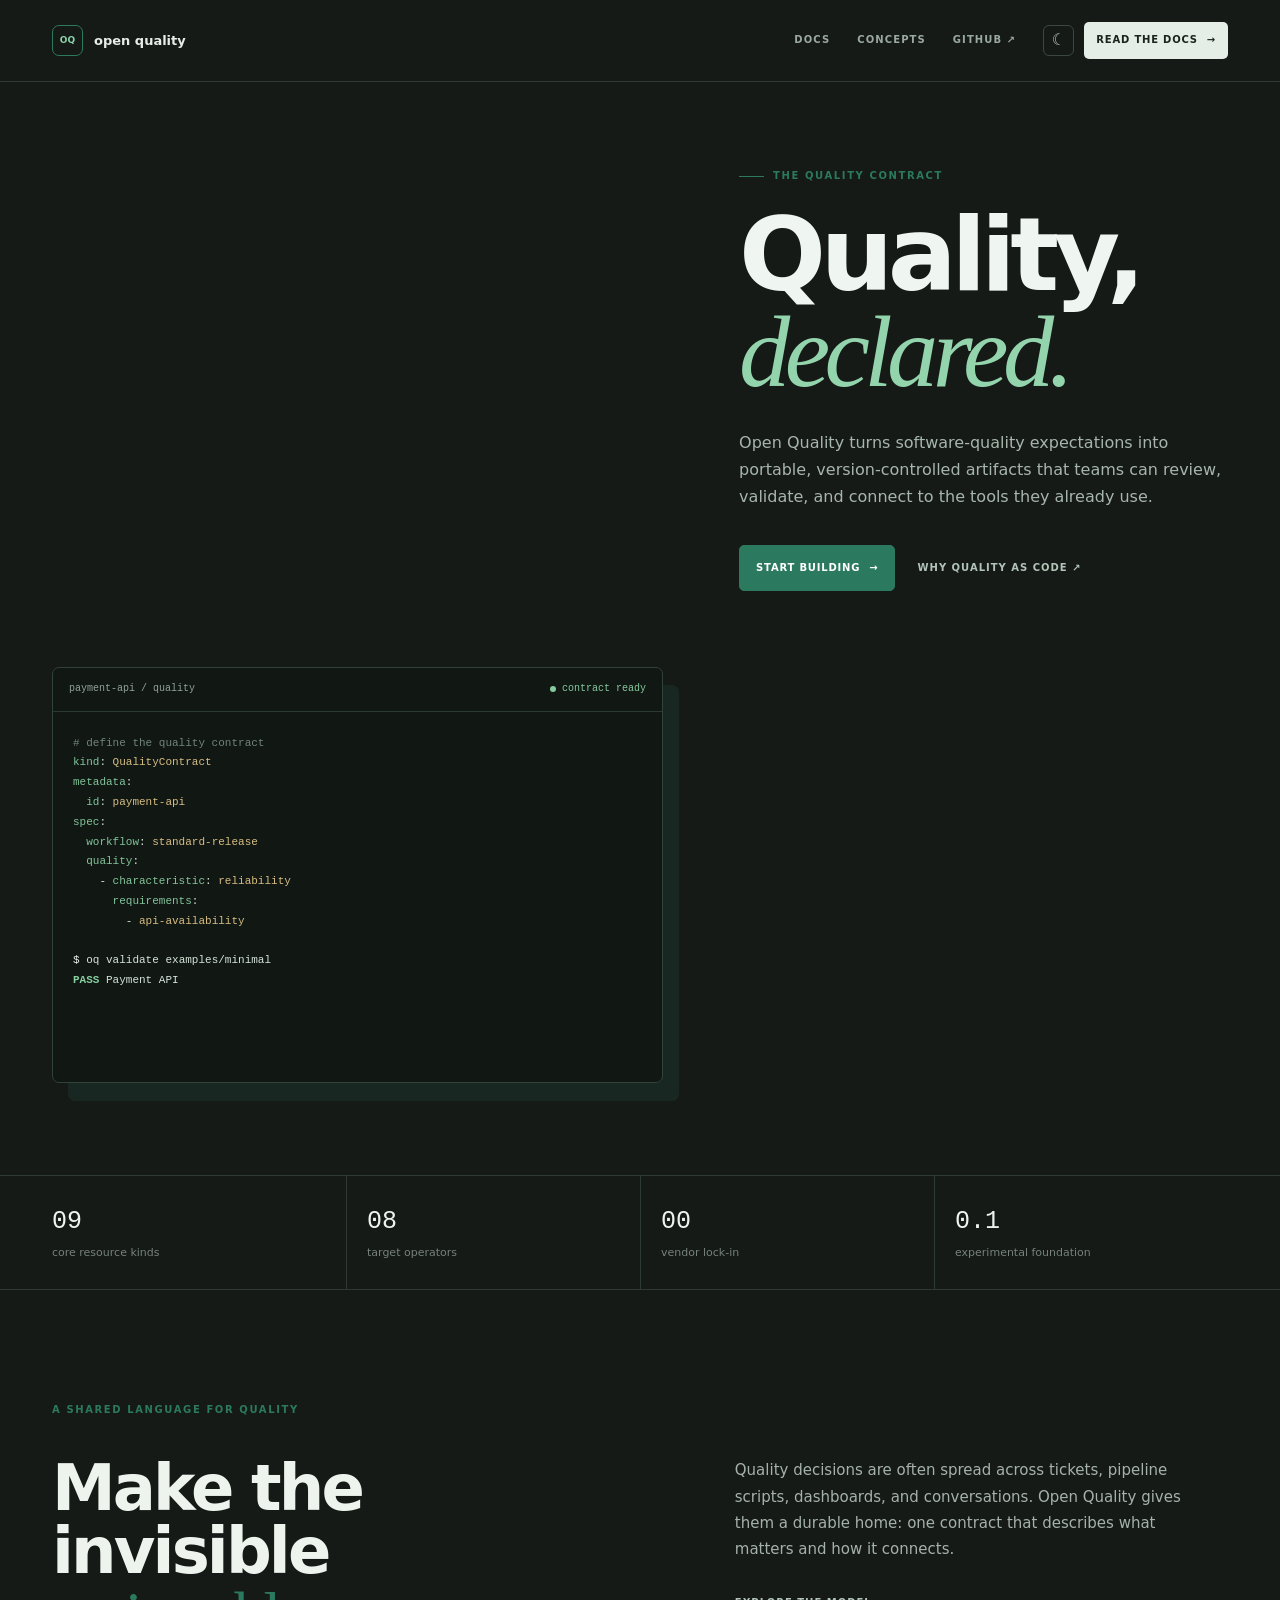
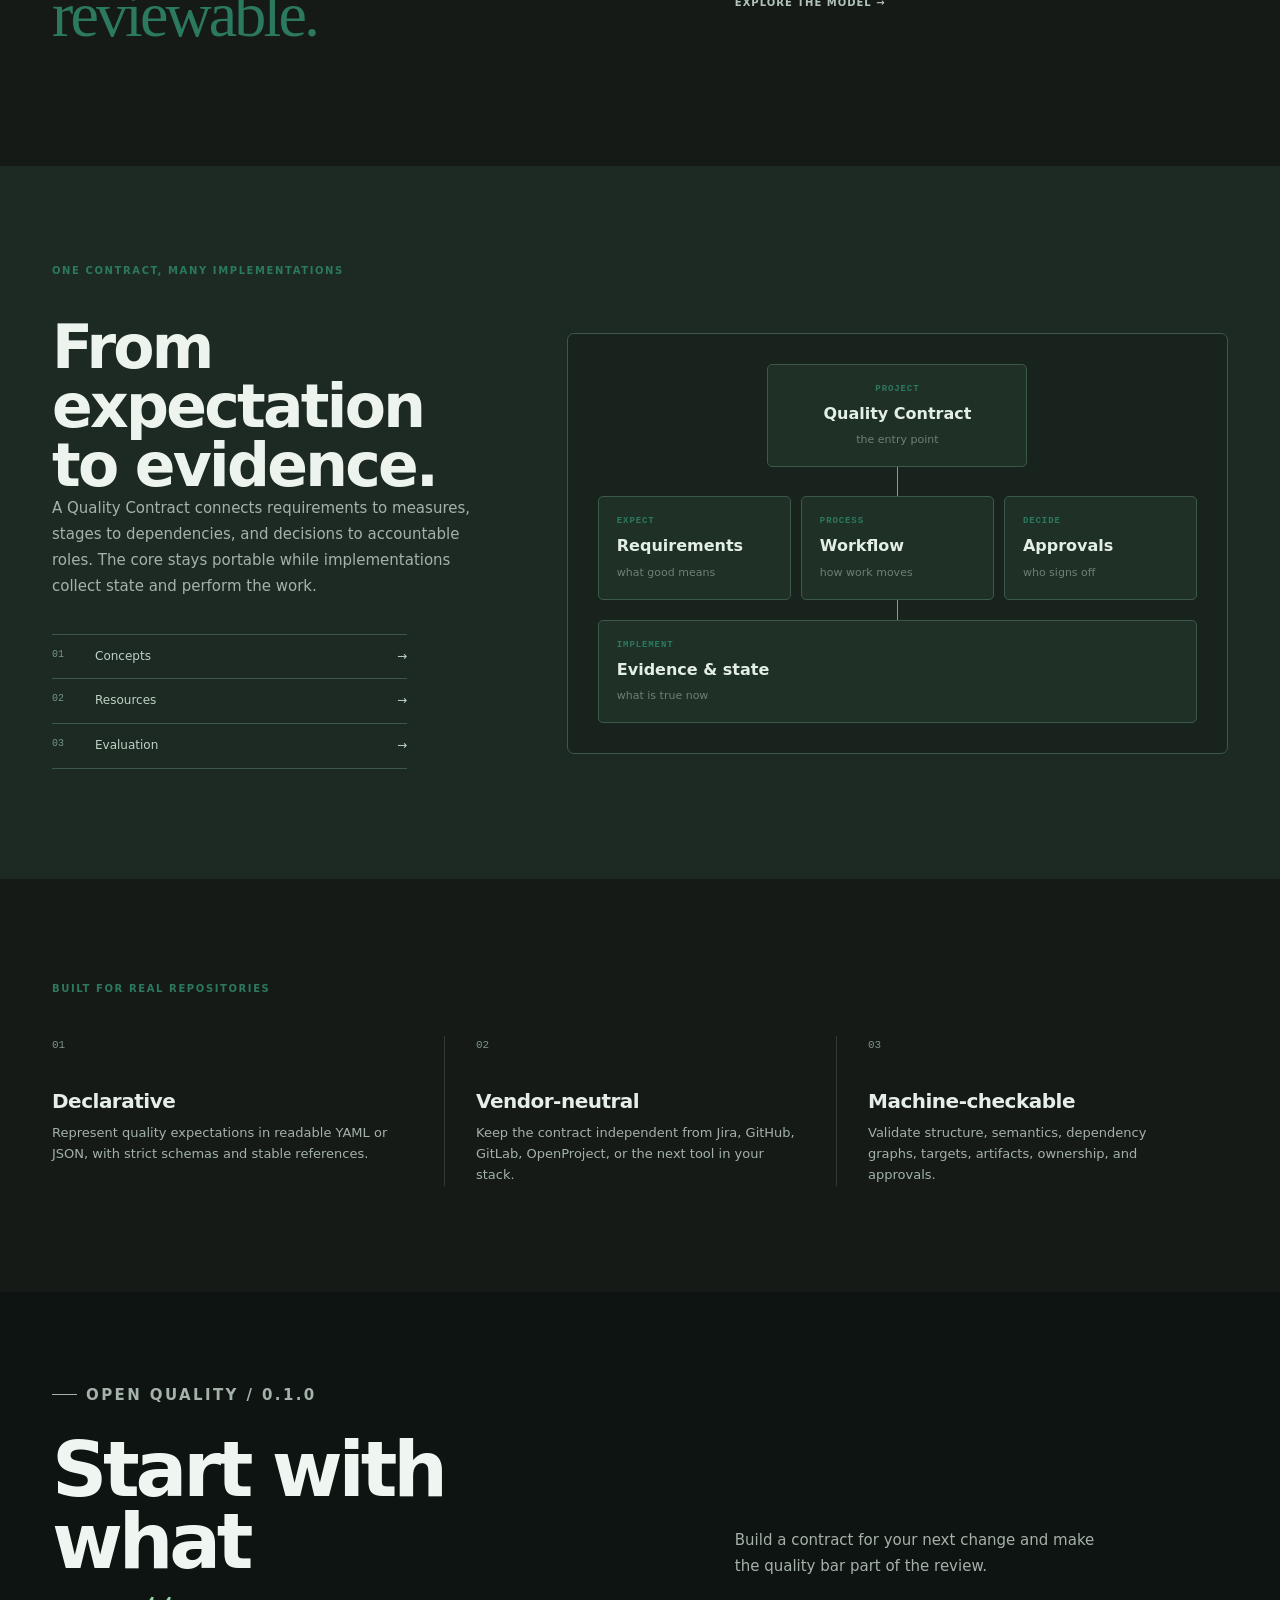
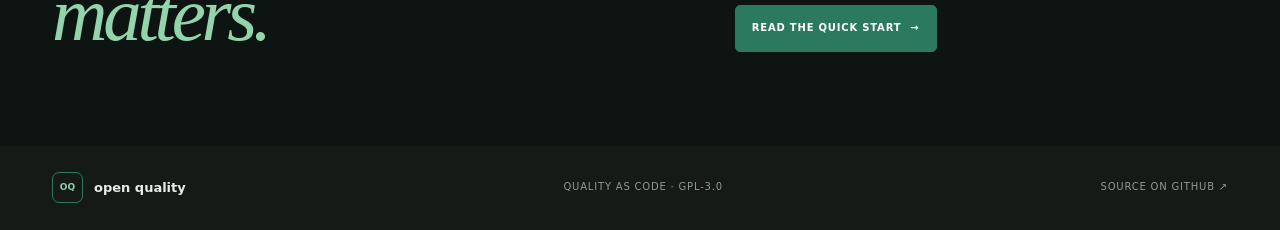
<file: site/index.html>
<!doctype html>
<html lang="en">
  <head>
    <meta charset="utf-8" />
    <meta name="viewport" content="width=device-width, initial-scale=1" />
    <meta
      name="description"
      content="Open Quality is a vendor-neutral specification for Quality as Code."
    />
    <meta name="theme-color" content="#f7f8f5" />
    <link rel="icon" href="data:," />
    <link rel="canonical" href="https://duanribeiro.github.io/open-quality/" />
    <title>Open Quality documentation</title>
    <link rel="stylesheet" href="./styles.css" />
  </head>
  <body>
    <div class="site-shell">
      <aside class="sidebar" id="sidebar">
        <a class="brand" href="#/" aria-label="Open Quality home">
          <span class="brand-mark" aria-hidden="true">OQ</span>
          <span>
            <strong>Open Quality</strong>
            <small>Documentation</small>
          </span>
        </a>

        <div class="version-pill">
          <span class="status-dot"></span>
          <span>0.1.0 experimental</span>
        </div>

        <nav class="side-nav" aria-label="Documentation">
          <div class="nav-group">
            <p class="nav-label">Overview</p>
            <a href="#/docs" data-route="/docs">Introduction</a>
            <a href="#/concepts" data-route="/concepts">Concepts</a>
          </div>
          <div class="nav-group">
            <p class="nav-label">Get started</p>
            <a href="#/quick-start" data-route="/quick-start">Quick start</a>
            <a href="#/cli" data-route="/cli">CLI reference</a>
          </div>
          <div class="nav-group">
            <p class="nav-label">Model</p>
            <a href="#/resources" data-route="/resources">Resources</a>
            <a href="#/syntax" data-route="/syntax">Syntax</a>
            <a href="#/workflows" data-route="/workflows">Workflows</a>
            <a href="#/metrics" data-route="/metrics">Quality measures</a>
            <a href="#/evaluation" data-route="/evaluation">Evaluation</a>
          </div>
          <div class="nav-group">
            <p class="nav-label">Reference</p>
            <a href="#/artifacts" data-route="/artifacts">Artifacts</a>
            <a href="#/approvals" data-route="/approvals">Roles & approvals</a>
            <a href="#/providers" data-route="/providers">Providers</a>
            <a href="#/versioning" data-route="/versioning">Versioning</a>
          </div>
        </nav>

        <div class="sidebar-footer">
          <a href="https://github.com/duanribeiro/open-quality" target="_blank" rel="noreferrer">
            <span class="footer-icon" aria-hidden="true">↗</span>
            GitHub repository
          </a>
          <span>GPL-3.0 · 2026</span>
        </div>
      </aside>

      <div class="main-shell">
        <header class="topbar">
          <button class="icon-button menu-button" id="menu-button" type="button" aria-label="Open navigation">
            <span aria-hidden="true">☰</span>
          </button>
          <div class="breadcrumbs" id="breadcrumbs">
            <span>Open Quality</span>
            <span class="breadcrumb-separator">/</span>
            <strong>Introduction</strong>
          </div>
          <div class="topbar-actions">
            <button class="search-trigger" id="search-trigger" type="button">
              <span class="search-symbol" aria-hidden="true">⌕</span>
              <span>Search docs</span>
              <kbd>⌘ K</kbd>
            </button>
            <button class="icon-button" id="theme-button" type="button" aria-label="Toggle color theme">
              <span aria-hidden="true">☼</span>
            </button>
            <a class="github-link" href="https://github.com/duanribeiro/open-quality" target="_blank" rel="noreferrer">
              GitHub <span aria-hidden="true">↗</span>
            </a>
          </div>
        </header>

        <main id="app" tabindex="-1"></main>
      </div>
    </div>

    <div class="search-overlay" id="search-overlay" hidden>
      <div class="search-dialog" role="dialog" aria-modal="true" aria-labelledby="search-title">
        <div class="search-dialog-header">
          <strong id="search-title">Search documentation</strong>
          <button class="icon-button" id="search-close" type="button" aria-label="Close search">×</button>
        </div>
        <label class="search-input-wrap">
          <span class="search-symbol" aria-hidden="true">⌕</span>
          <input id="search-input" type="search" placeholder="Search concepts, resources, commands..." autocomplete="off" />
        </label>
        <div class="search-results" id="search-results"></div>
        <div class="search-dialog-footer">
          <span>Use the search to jump between pages.</span>
          <kbd>ESC</kbd>
        </div>
      </div>
    </div>

    <script src="./app.js"></script>
  </body>
</html>
</file>
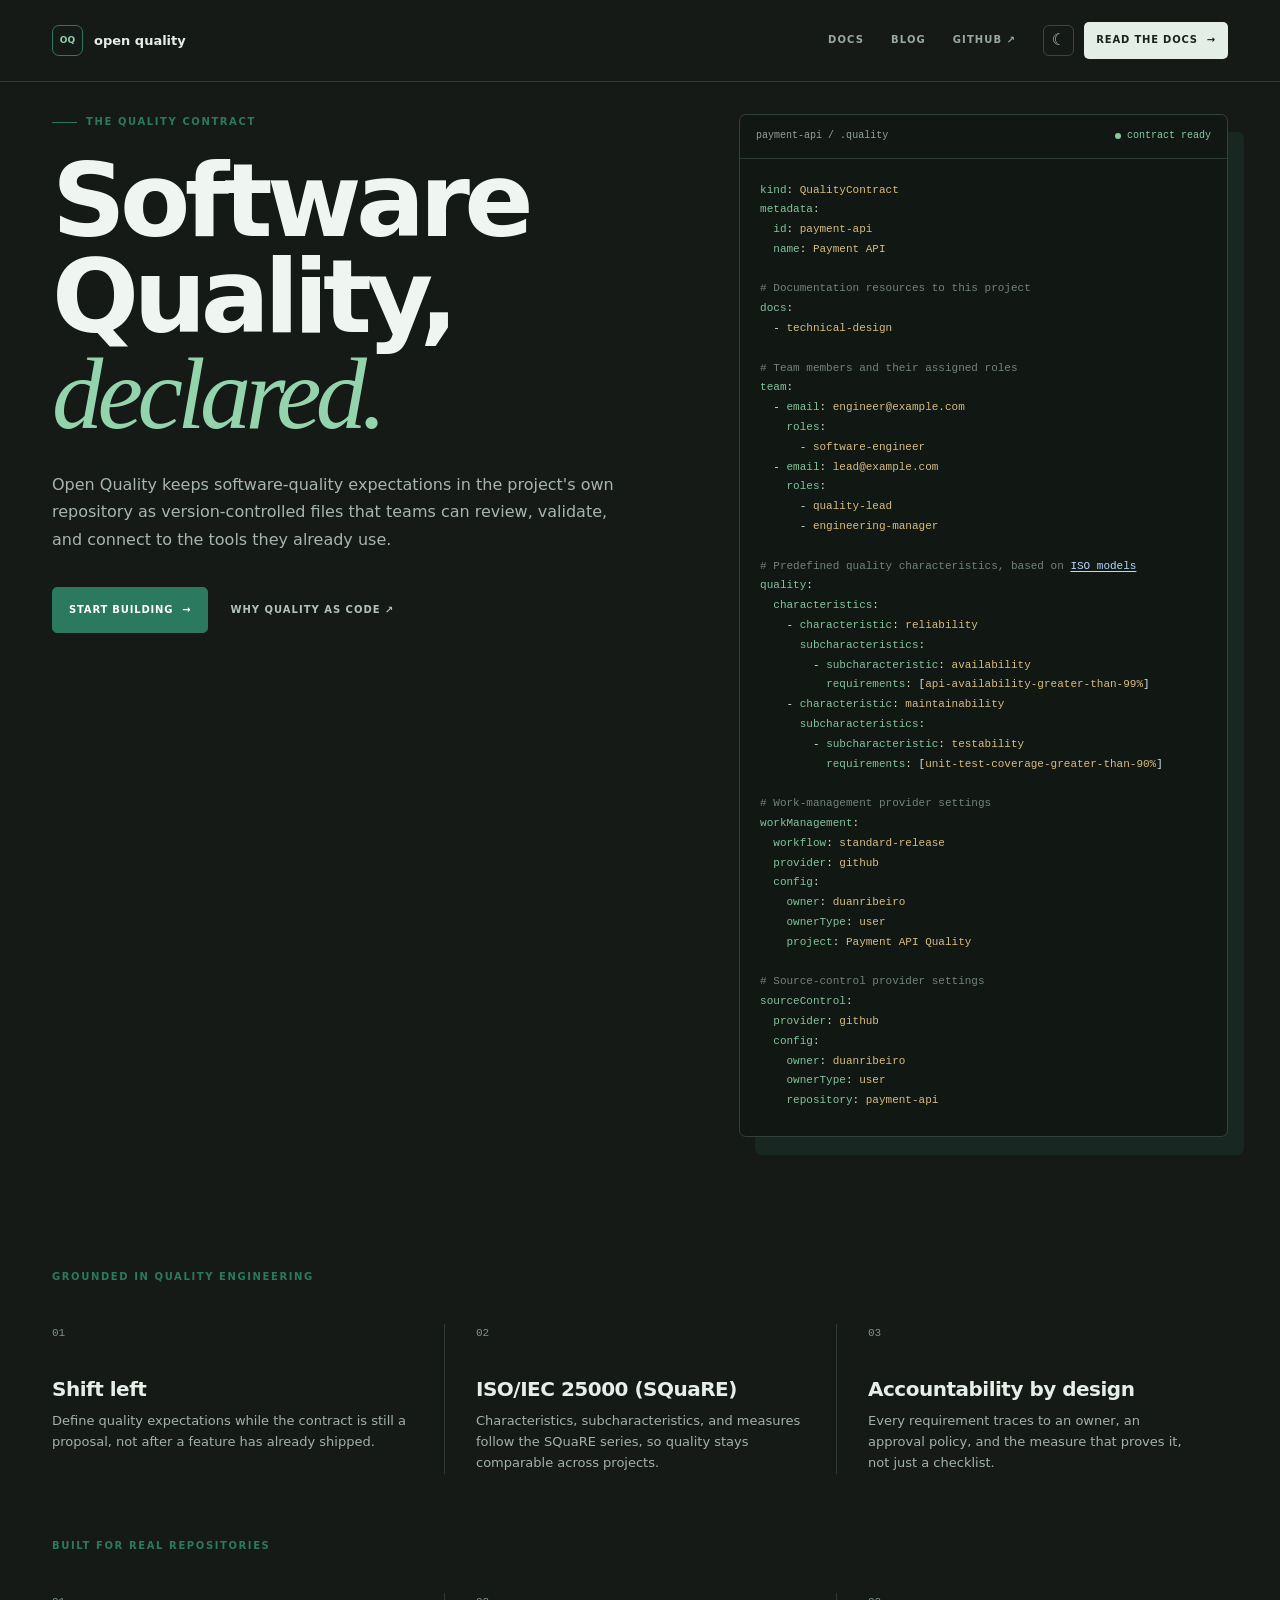
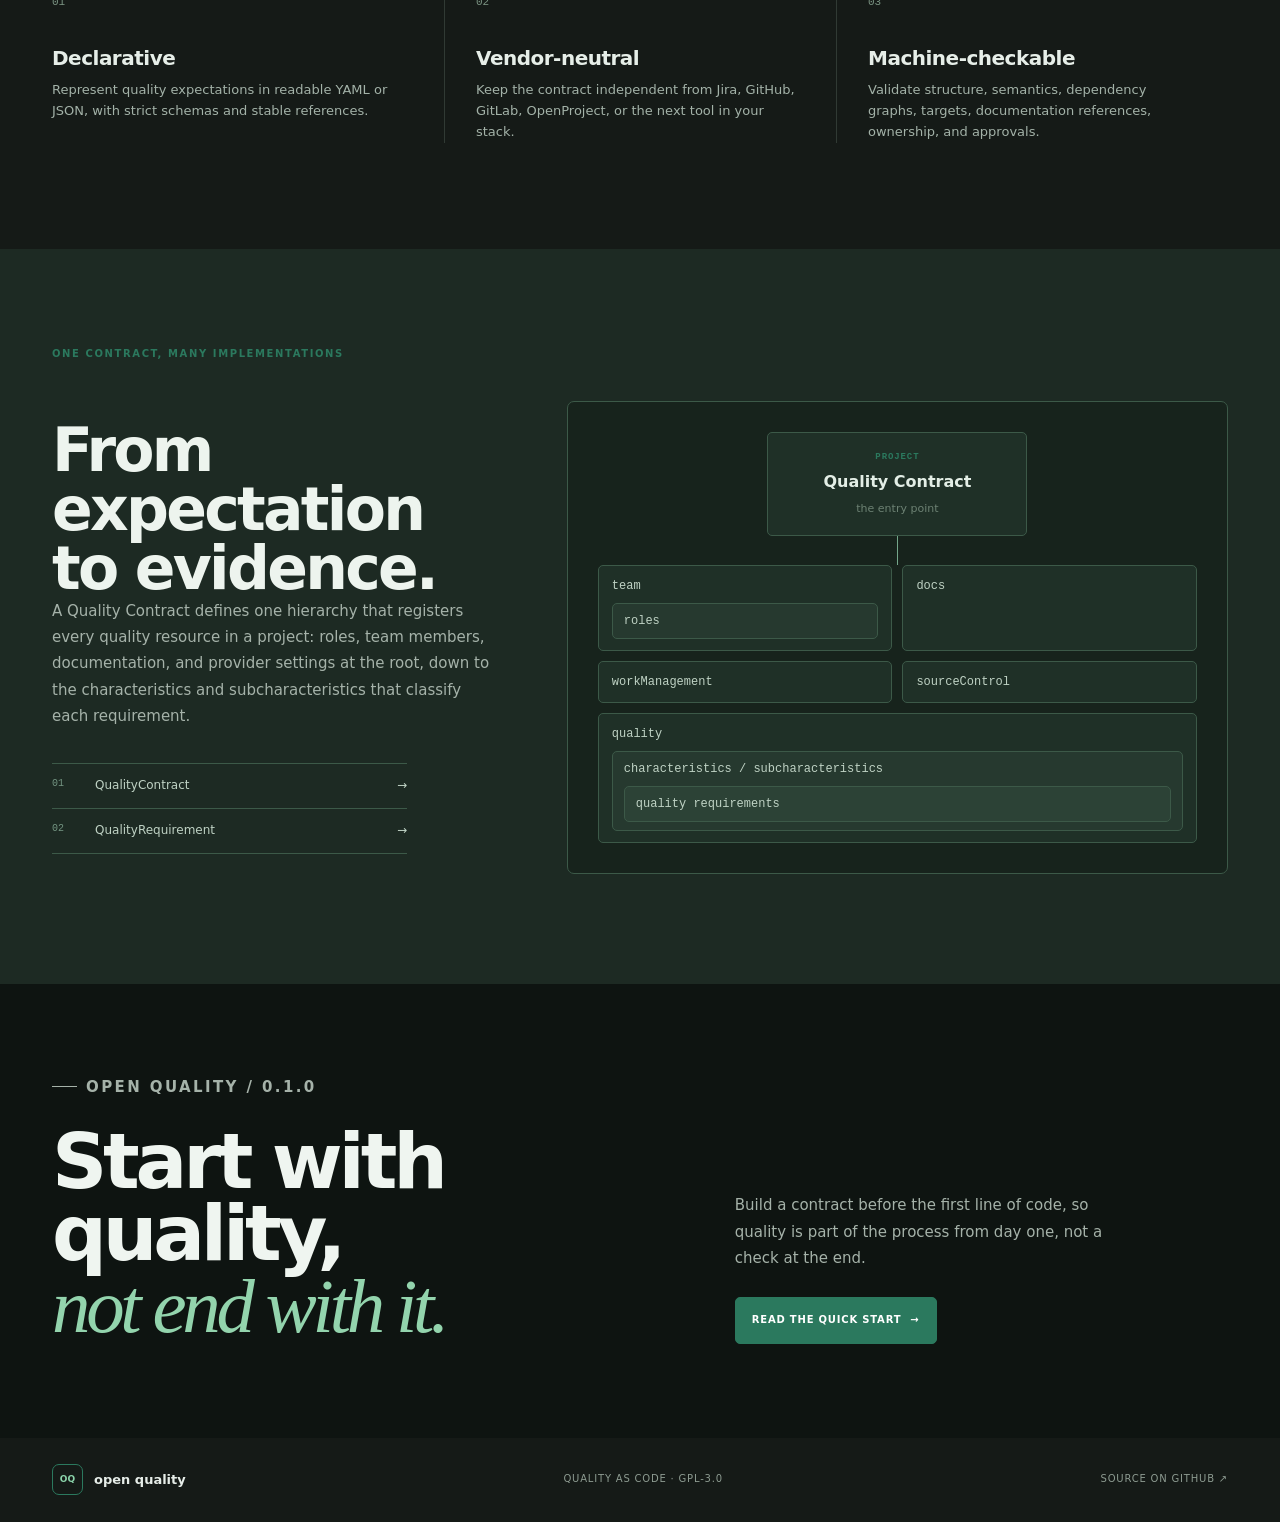
<file: web/index.html>
<!doctype html>
<html lang="en">
  <head>
    <meta charset="utf-8" />
    <meta name="viewport" content="width=device-width, initial-scale=1" />
    <meta
      name="description"
      content="Open Quality is a vendor-neutral specification for Quality as Code."
    />
    <meta property="og:type" content="website" />
    <meta property="og:site_name" content="Open Quality" />
    <meta property="og:title" content="Open Quality — Quality as Code" />
    <meta property="og:description" content="A vendor-neutral quality contract format and CLI for software teams." />
    <meta property="og:url" content="https://duanribeiro.github.io/open-quality/" />
    <meta name="twitter:card" content="summary" />
    <meta name="theme-color" content="#f7f8f5" />
    <link rel="icon" href="data:," />
    <link rel="canonical" href="https://duanribeiro.github.io/open-quality/" />
    <title>Open Quality documentation</title>
    <link rel="stylesheet" href="./styles.css" />
  </head>
  <body>
    <div class="site-shell">
      <aside class="sidebar" id="sidebar">
        <a class="brand" href="#/" aria-label="Open Quality home">
          <span class="brand-mark" aria-hidden="true">OQ</span>
          <span>
            <strong>Open Quality</strong>
            <small>Documentation</small>
          </span>
        </a>

        <nav class="side-nav" aria-label="Documentation">
          <div class="nav-group">
            <p class="nav-label">Get started</p>
            <a href="#/quick-start" data-route="/quick-start">Quick start</a>
          </div>
          <div class="nav-group">
            <p class="nav-label">Model</p>
            <a href="#/kind/QualityContract" data-route="/kind/QualityContract">QualityContract</a>
            <a href="#/kind/Workflow" data-route="/kind/Workflow">Workflow</a>
            <a href="#/kind/QualityRequirement" data-route="/kind/QualityRequirement">QualityRequirement</a>
            <a href="#/kind/Stage" data-route="/kind/Stage">Stage</a>
            <a href="#/kind/QualityMeasure" data-route="/kind/QualityMeasure">QualityMeasure</a>
            <a href="#/kind/QualityMeasureElement" data-route="/kind/QualityMeasureElement">QualityMeasureElement</a>
            <a href="#/kind/Documentation" data-route="/kind/Documentation">Documentation</a>
            <a href="#/kind/Role" data-route="/kind/Role">Role</a>
            <a href="#/kind/ApprovalPolicy" data-route="/kind/ApprovalPolicy">ApprovalPolicy</a>
          </div>
          <div class="nav-group">
            <p class="nav-label">Reference</p>
            <a href="#/cli" data-route="/cli">CLI reference</a>
            <a href="#/providers" data-route="/providers">Providers</a>
          </div>
        </nav>

        <div class="sidebar-footer">
          <a href="https://github.com/duanribeiro/open-quality" target="_blank" rel="noreferrer">
            <span class="footer-icon" aria-hidden="true">↗</span>
            GitHub repository
          </a>
          <span>GPL-3.0 · 2026</span>
        </div>
      </aside>

      <div class="main-shell">
        <header class="topbar">
          <button class="icon-button menu-button" id="menu-button" type="button" aria-label="Open navigation">
            <span aria-hidden="true">☰</span>
          </button>
          <div class="breadcrumbs" id="breadcrumbs">
            <span>Open Quality</span>
            <span class="breadcrumb-separator">/</span>
            <strong>Introduction</strong>
          </div>
          <div class="topbar-actions">
            <button class="search-trigger" id="search-trigger" type="button">
              <span class="search-symbol" aria-hidden="true">⌕</span>
              <span>Search docs</span>
              <kbd>⌘ K</kbd>
            </button>
            <button class="icon-button" id="theme-button" type="button" aria-label="Toggle color theme">
              <span aria-hidden="true">☼</span>
            </button>
            <a class="github-link" href="https://github.com/duanribeiro/open-quality" target="_blank" rel="noreferrer">
              GitHub <span aria-hidden="true">↗</span>
            </a>
          </div>
        </header>

        <main id="app" tabindex="-1"></main>
      </div>
    </div>

    <div class="search-overlay" id="search-overlay" hidden>
      <div class="search-dialog" role="dialog" aria-modal="true" aria-labelledby="search-title">
        <div class="search-dialog-header">
          <strong id="search-title">Search documentation</strong>
          <button class="icon-button" id="search-close" type="button" aria-label="Close search">×</button>
        </div>
        <label class="search-input-wrap">
          <span class="search-symbol" aria-hidden="true">⌕</span>
          <input id="search-input" type="search" placeholder="Search concepts, resources, commands..." autocomplete="off" />
        </label>
        <div class="search-results" id="search-results"></div>
        <div class="search-dialog-footer">
          <span>Use the search to jump between pages.</span>
          <kbd>ESC</kbd>
        </div>
      </div>
    </div>

    <script src="./app.js"></script>
  </body>
</html>
</file>
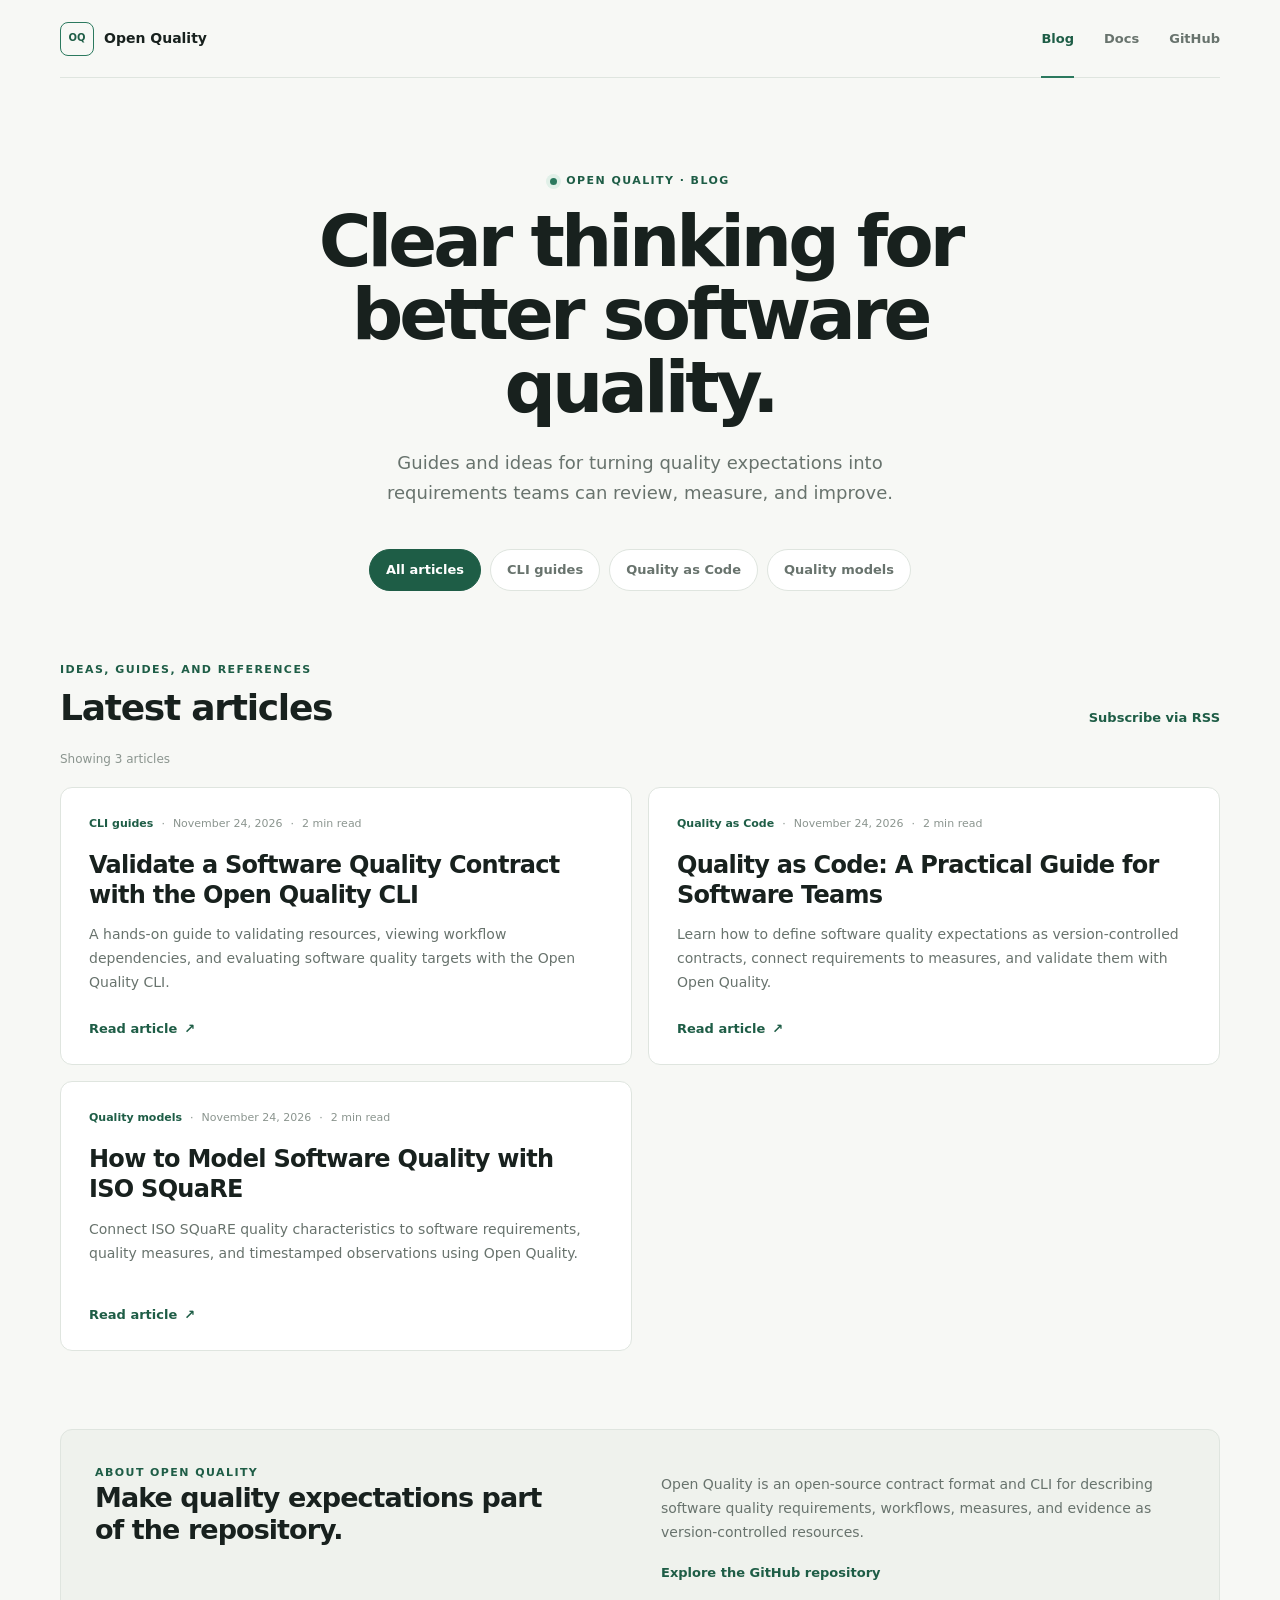
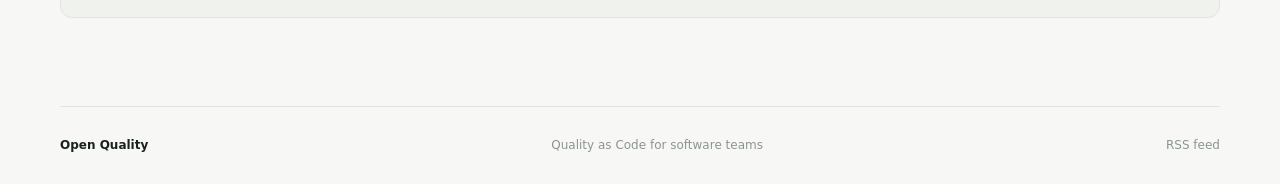
<file: web/blog/index.html>
<!doctype html>
<html lang="en">
<head>
  <meta charset="utf-8">
  <meta name="viewport" content="width=device-width, initial-scale=1">
  <title>Open Quality Blog | Software Quality as Code</title>
  <meta name="description" content="Practical articles on quality as code, software quality requirements, ISO SQuaRE, and the Open Quality CLI.">
  
  <link rel="canonical" href="https://duanribeiro.github.io/open-quality/blog/">
  <meta property="og:type" content="website">
  <meta property="og:site_name" content="Open Quality">
  <meta property="og:title" content="Open Quality Blog | Software Quality as Code">
  <meta property="og:description" content="Practical articles on quality as code, software quality requirements, ISO SQuaRE, and the Open Quality CLI.">
  <meta property="og:url" content="https://duanribeiro.github.io/open-quality/blog/">
  <meta name="twitter:card" content="summary">
  <link rel="stylesheet" href="../styles.css">
  <link rel="stylesheet" href="../blog.css">
  <link rel="alternate" type="application/rss+xml" title="Open Quality Blog" href="./feed.xml">
  <script type="application/ld+json">{"@context": "https://schema.org", "@type": "Blog", "name": "Open Quality Blog", "description": "Practical articles on quality as code, software quality requirements, ISO SQuaRE, and the Open Quality CLI.", "url": "https://duanribeiro.github.io/open-quality/blog/", "publisher": {"@type": "Organization", "name": "Open Quality", "url": "https://duanribeiro.github.io/open-quality"}}</script>
  <script src="../blog-filter.js" defer></script>
</head>
<body class="blog-body">
  <header class="blog-header">
    <a class="blog-brand" href="../" aria-label="Open Quality home">
      <span class="blog-brand-mark" aria-hidden="true">OQ</span>
      <span>Open Quality</span>
    </a>
    <nav aria-label="Main navigation">
      <a class="blog-nav-active" href="./">Blog</a>
      <a href="../#/quick-start">Docs</a>
      <a href="https://github.com/duanribeiro/open-quality" rel="noopener noreferrer">GitHub</a>
    </nav>
  </header>
  <main class="blog-main">
  <section class="blog-hero">
    <p class="blog-eyebrow"><span aria-hidden="true"></span>Open Quality · Blog</p>
    <h1>Clear thinking for better software quality.</h1>
    <p>Guides and ideas for turning quality expectations into requirements teams can review, measure, and improve.</p>
  </section>
  <nav class="blog-filters" aria-label="Filter articles by topic">
    <button type="button" data-filter="all" aria-pressed="true">All articles</button><button type="button" data-filter="cli-guides" aria-pressed="false">CLI guides</button><button type="button" data-filter="quality-as-code" aria-pressed="false">Quality as Code</button><button type="button" data-filter="quality-models" aria-pressed="false">Quality models</button>
  </nav>
  <section class="blog-posts" aria-labelledby="latest-articles">
    <div class="blog-section-heading">
      <div><p class="blog-eyebrow">Ideas, guides, and references</p><h2 id="latest-articles">Latest articles</h2></div>
      <a href="feed.xml">Subscribe via RSS</a>
    </div>
    <p class="blog-filter-status" aria-live="polite">Showing 3 articles</p>
    <div class="blog-grid"><article class="blog-card" data-category="cli-guides">
  <p class="blog-card-meta"><span class="blog-category">CLI guides</span><span aria-hidden="true">·</span><time datetime="2026-11-24">November 24, 2026</time><span aria-hidden="true">·</span><span>2 min read</span></p>
  <h2><a href="validate-quality-contract-open-quality-cli/">Validate a Software Quality Contract with the Open Quality CLI</a></h2>
  <p>A hands-on guide to validating resources, viewing workflow dependencies, and evaluating software quality targets with the Open Quality CLI.</p>
  <a class="blog-read-more" href="validate-quality-contract-open-quality-cli/">Read article <span aria-hidden="true">↗</span></a>
</article>
<article class="blog-card" data-category="quality-as-code">
  <p class="blog-card-meta"><span class="blog-category">Quality as Code</span><span aria-hidden="true">·</span><time datetime="2026-11-24">November 24, 2026</time><span aria-hidden="true">·</span><span>2 min read</span></p>
  <h2><a href="quality-as-code-practical-guide/">Quality as Code: A Practical Guide for Software Teams</a></h2>
  <p>Learn how to define software quality expectations as version-controlled contracts, connect requirements to measures, and validate them with Open Quality.</p>
  <a class="blog-read-more" href="quality-as-code-practical-guide/">Read article <span aria-hidden="true">↗</span></a>
</article>
<article class="blog-card" data-category="quality-models">
  <p class="blog-card-meta"><span class="blog-category">Quality models</span><span aria-hidden="true">·</span><time datetime="2026-11-24">November 24, 2026</time><span aria-hidden="true">·</span><span>2 min read</span></p>
  <h2><a href="model-software-quality-iso-square/">How to Model Software Quality with ISO SQuaRE</a></h2>
  <p>Connect ISO SQuaRE quality characteristics to software requirements, quality measures, and timestamped observations using Open Quality.</p>
  <a class="blog-read-more" href="model-software-quality-iso-square/">Read article <span aria-hidden="true">↗</span></a>
</article></div>
    <p class="blog-empty-state" hidden>No articles in this topic yet.</p>
  </section>
  <section class="blog-about">
    <div><p class="blog-eyebrow">About Open Quality</p><h2>Make quality expectations part of the repository.</h2></div>
    <p>Open Quality is an open-source contract format and CLI for describing software quality requirements, workflows, measures, and evidence as version-controlled resources.</p>
    <a href="https://github.com/duanribeiro/open-quality" rel="noopener noreferrer">Explore the GitHub repository</a>
  </section>
</main>
  <footer class="blog-footer">
    <a href="../">Open Quality</a>
    <span>Quality as Code for software teams</span>
    <a href="./feed.xml">RSS feed</a>
  </footer>
</body>
</html>
</file>
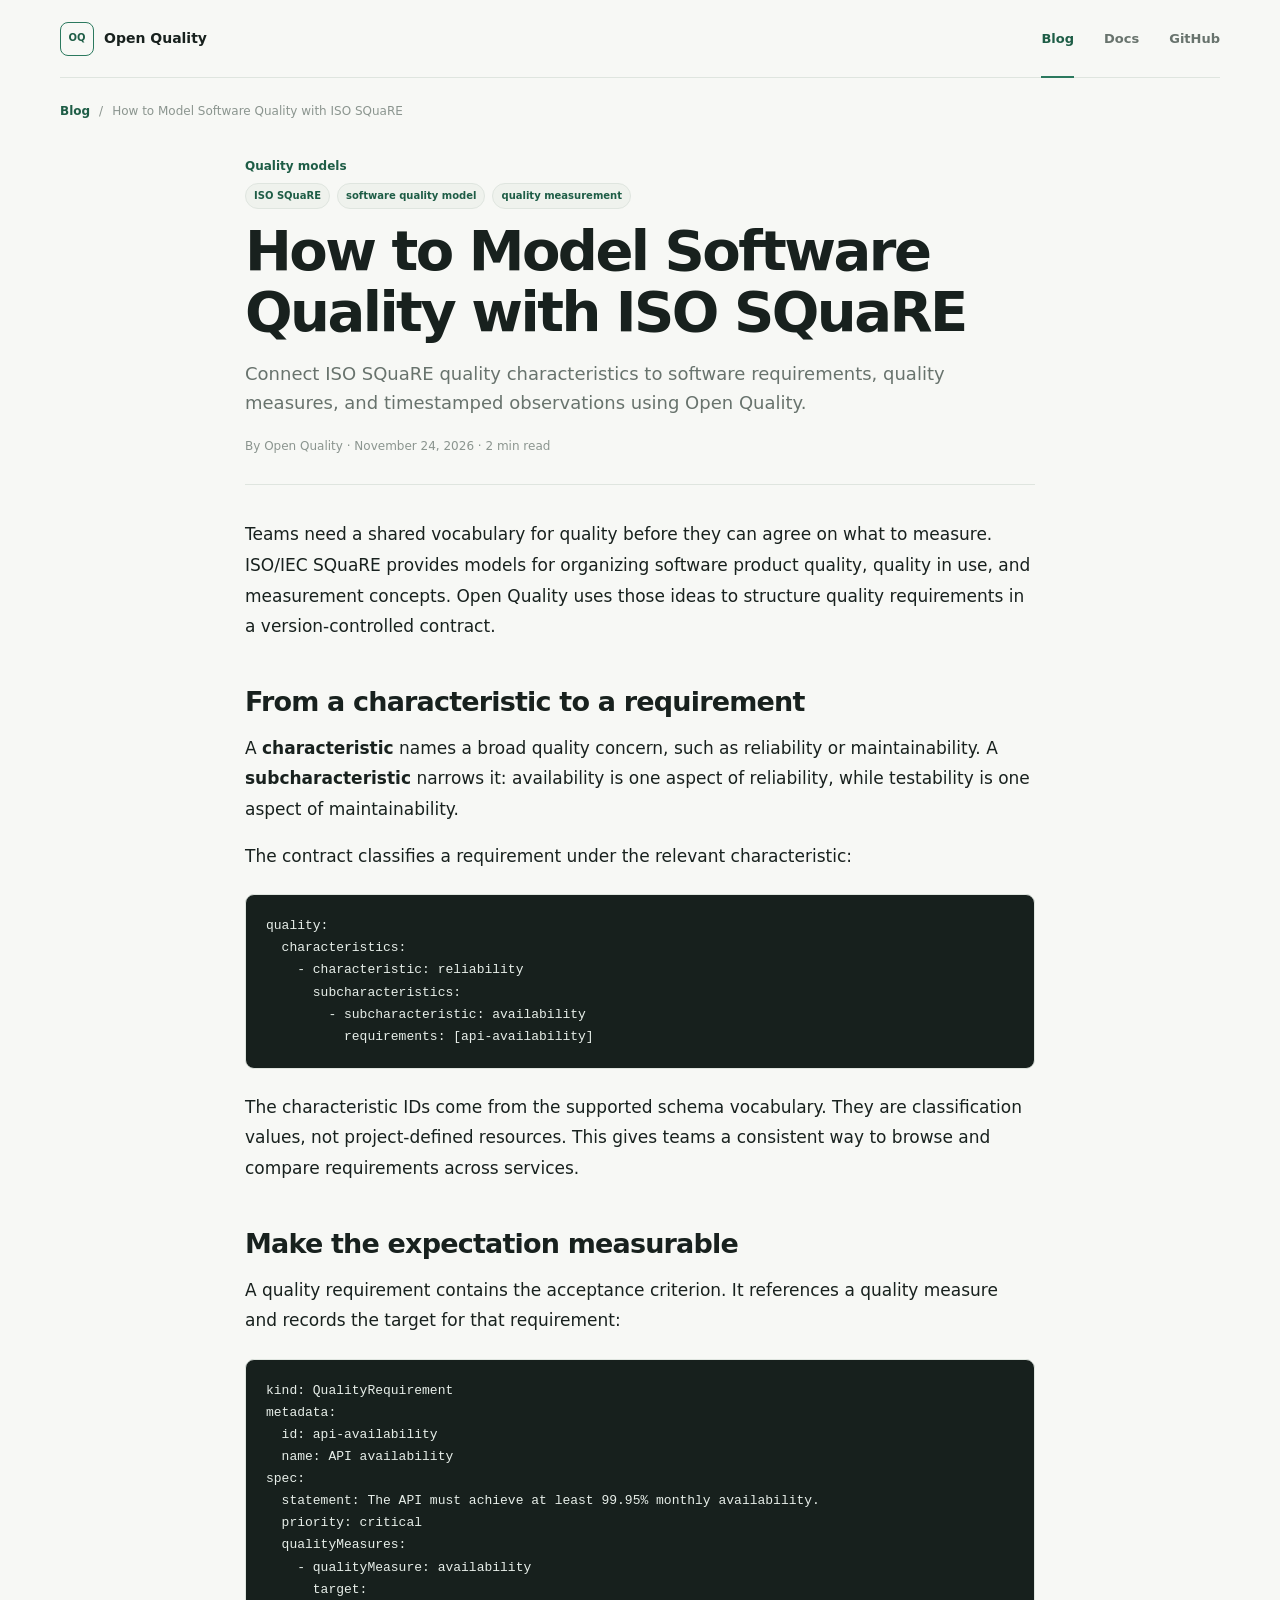
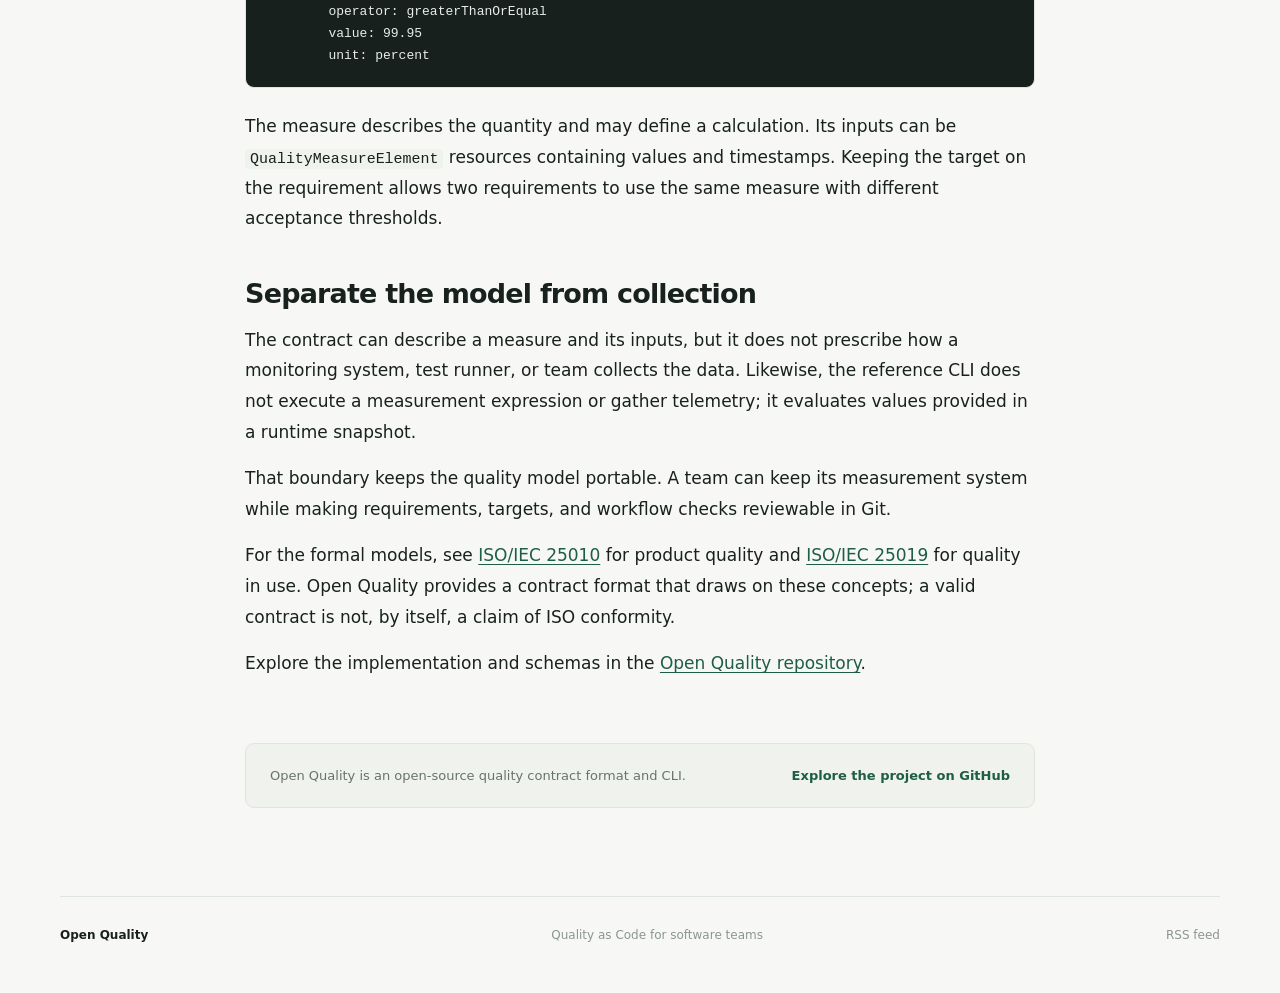
<file: web/blog/model-software-quality-iso-square/index.html>
<!doctype html>
<html lang="en">
<head>
  <meta charset="utf-8">
  <meta name="viewport" content="width=device-width, initial-scale=1">
  <title>How to Model Software Quality with ISO SQuaRE | Open Quality</title>
  <meta name="description" content="Connect ISO SQuaRE quality characteristics to software requirements, quality measures, and timestamped observations using Open Quality.">
  <meta name="author" content="Open Quality">
  <link rel="canonical" href="https://duanribeiro.github.io/open-quality/blog/model-software-quality-iso-square/">
  <meta property="og:type" content="article">
  <meta property="og:site_name" content="Open Quality">
  <meta property="og:title" content="How to Model Software Quality with ISO SQuaRE | Open Quality">
  <meta property="og:description" content="Connect ISO SQuaRE quality characteristics to software requirements, quality measures, and timestamped observations using Open Quality.">
  <meta property="og:url" content="https://duanribeiro.github.io/open-quality/blog/model-software-quality-iso-square/">
  <meta name="twitter:card" content="summary">
  <link rel="stylesheet" href="../../styles.css">
  <link rel="stylesheet" href="../../blog.css">
  <link rel="alternate" type="application/rss+xml" title="Open Quality Blog" href="../feed.xml">
  <script type="application/ld+json">{"@context": "https://schema.org", "@type": "BlogPosting", "headline": "How to Model Software Quality with ISO SQuaRE", "description": "Connect ISO SQuaRE quality characteristics to software requirements, quality measures, and timestamped observations using Open Quality.", "datePublished": "2026-11-24", "dateModified": "2026-11-24", "author": {"@type": "Organization", "name": "Open Quality"}, "publisher": {"@type": "Organization", "name": "Open Quality", "url": "https://duanribeiro.github.io/open-quality"}, "mainEntityOfPage": {"@type": "WebPage", "@id": "https://duanribeiro.github.io/open-quality/blog/model-software-quality-iso-square/"}, "keywords": ["ISO SQuaRE", "software quality model", "quality measurement"]}</script>

</head>
<body class="blog-body">
  <header class="blog-header">
    <a class="blog-brand" href="../../" aria-label="Open Quality home">
      <span class="blog-brand-mark" aria-hidden="true">OQ</span>
      <span>Open Quality</span>
    </a>
    <nav aria-label="Main navigation">
      <a class="blog-nav-active" href="../">Blog</a>
      <a href="../../#/quick-start">Docs</a>
      <a href="https://github.com/duanribeiro/open-quality" rel="noopener noreferrer">GitHub</a>
    </nav>
  </header>
  <main class="blog-main blog-article-main">
  <nav class="blog-breadcrumbs" aria-label="Breadcrumb"><a href="../">Blog</a><span>/</span><span>How to Model Software Quality with ISO SQuaRE</span></nav>
  <article class="blog-article">
    <header class="blog-article-header">
      <p class="blog-article-category">Quality models</p>
      <div class="blog-card-tags"><span>ISO SQuaRE</span><span>software quality model</span><span>quality measurement</span></div>
      <h1>How to Model Software Quality with ISO SQuaRE</h1>
      <p class="blog-article-description">Connect ISO SQuaRE quality characteristics to software requirements, quality measures, and timestamped observations using Open Quality.</p>
      <p class="blog-article-byline">By Open Quality · <time datetime="2026-11-24">November 24, 2026</time> · 2 min read</p>
    </header>
    <div class="blog-article-body"><p>Teams need a shared vocabulary for quality before they can agree on what to measure. ISO/IEC SQuaRE provides models for organizing software product quality, quality in use, and measurement concepts. Open Quality uses those ideas to structure quality requirements in a version-controlled contract.</p>
<h2 id="from-a-characteristic-to-a-requirement">From a characteristic to a requirement</h2>
<p>A <strong>characteristic</strong> names a broad quality concern, such as reliability or maintainability. A <strong>subcharacteristic</strong> narrows it: availability is one aspect of reliability, while testability is one aspect of maintainability.</p>
<p>The contract classifies a requirement under the relevant characteristic:</p>
<pre><code>quality:
  characteristics:
    - characteristic: reliability
      subcharacteristics:
        - subcharacteristic: availability
          requirements: [api-availability]</code></pre>
<p>The characteristic IDs come from the supported schema vocabulary. They are classification values, not project-defined resources. This gives teams a consistent way to browse and compare requirements across services.</p>
<h2 id="make-the-expectation-measurable">Make the expectation measurable</h2>
<p>A quality requirement contains the acceptance criterion. It references a quality measure and records the target for that requirement:</p>
<pre><code>kind: QualityRequirement
metadata:
  id: api-availability
  name: API availability
spec:
  statement: The API must achieve at least 99.95% monthly availability.
  priority: critical
  qualityMeasures:
    - qualityMeasure: availability
      target:
        operator: greaterThanOrEqual
        value: 99.95
        unit: percent</code></pre>
<p>The measure describes the quantity and may define a calculation. Its inputs can be <code>QualityMeasureElement</code> resources containing values and timestamps. Keeping the target on the requirement allows two requirements to use the same measure with different acceptance thresholds.</p>
<h2 id="separate-the-model-from-collection">Separate the model from collection</h2>
<p>The contract can describe a measure and its inputs, but it does not prescribe how a monitoring system, test runner, or team collects the data. Likewise, the reference CLI does not execute a measurement expression or gather telemetry; it evaluates values provided in a runtime snapshot.</p>
<p>That boundary keeps the quality model portable. A team can keep its measurement system while making requirements, targets, and workflow checks reviewable in Git.</p>
<p>For the formal models, see <a href="https://www.iso.org/standard/78176.html">ISO/IEC 25010</a> for product quality and <a href="https://www.iso.org/standard/78177.html">ISO/IEC 25019</a> for quality in use. Open Quality provides a contract format that draws on these concepts; a valid contract is not, by itself, a claim of ISO conformity.</p>
<p>Explore the implementation and schemas in the <a href="https://github.com/duanribeiro/open-quality">Open Quality repository</a>.</p></div>
    <footer class="blog-article-footer">
      <p>Open Quality is an open-source quality contract format and CLI.</p>
      <a href="https://github.com/duanribeiro/open-quality" rel="noopener noreferrer">Explore the project on GitHub</a>
    </footer>
  </article>
</main>
  <footer class="blog-footer">
    <a href="../../">Open Quality</a>
    <span>Quality as Code for software teams</span>
    <a href="../feed.xml">RSS feed</a>
  </footer>
</body>
</html>
</file>
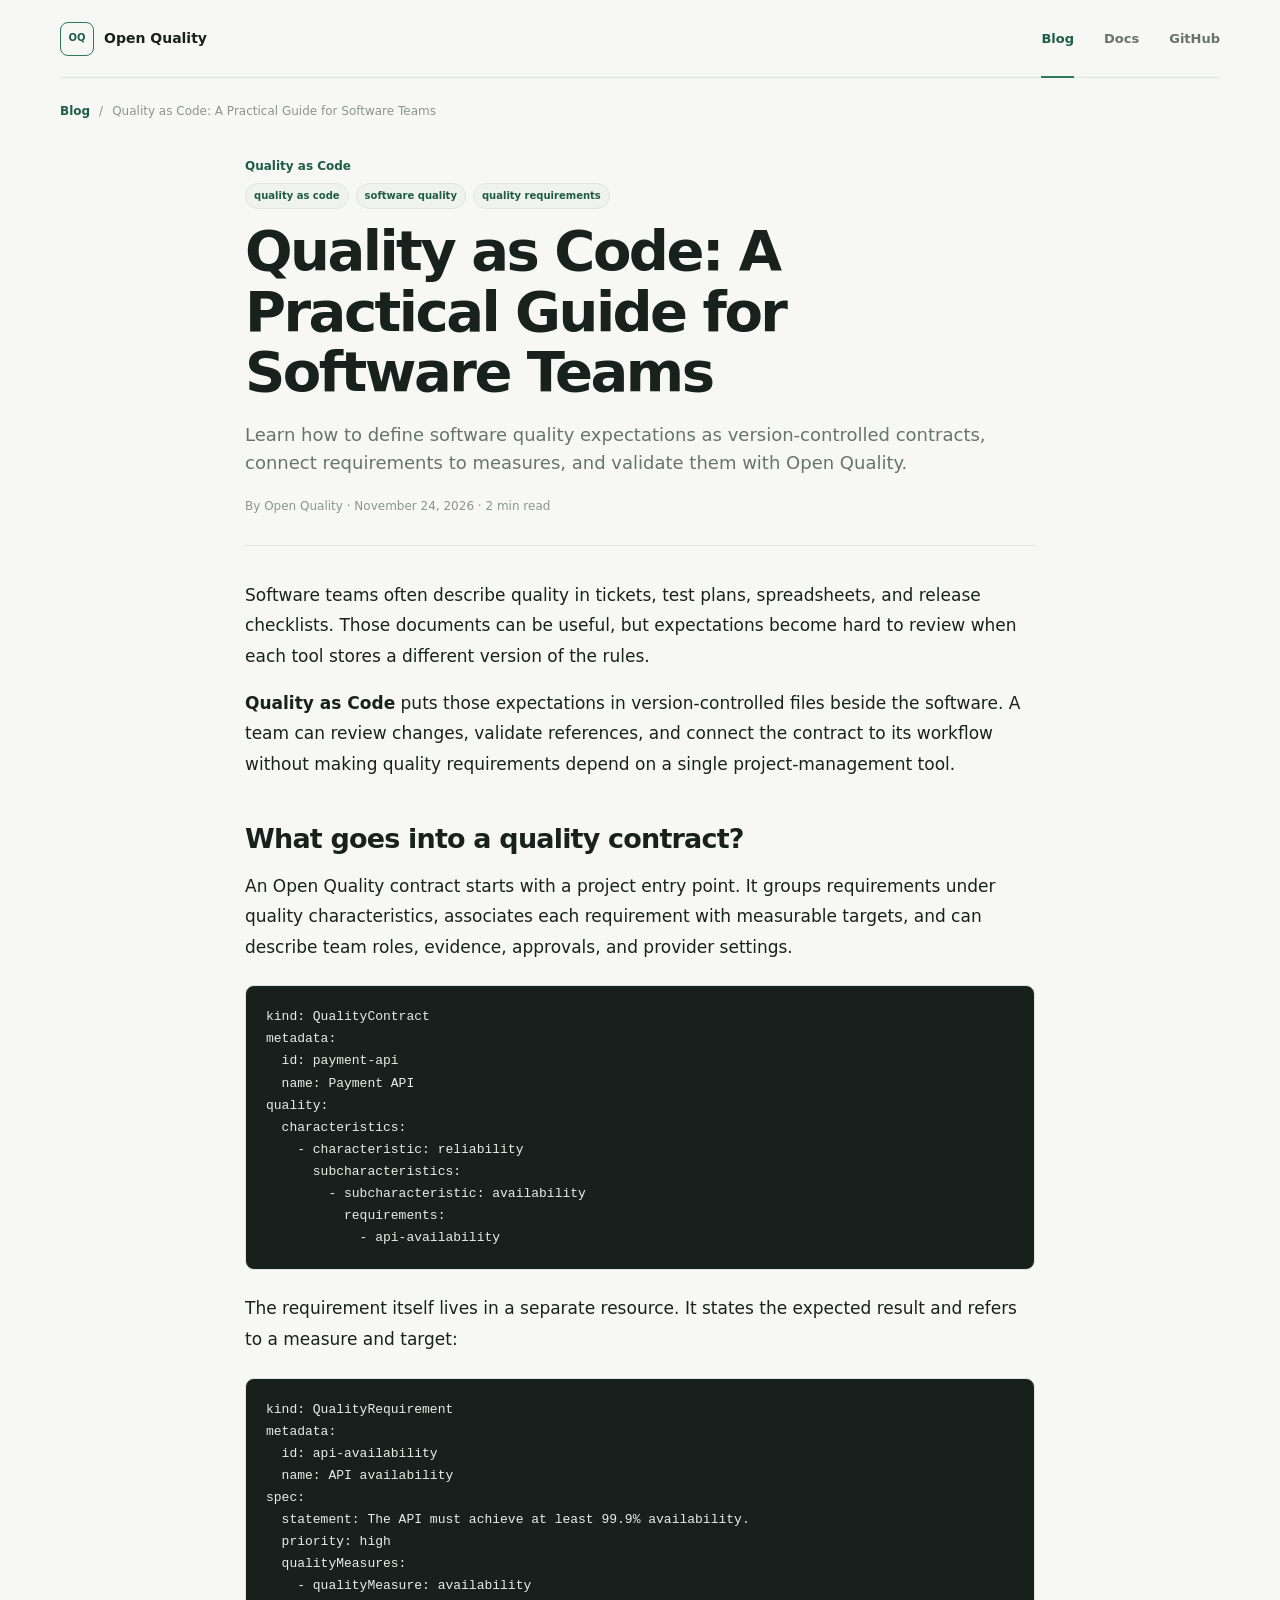
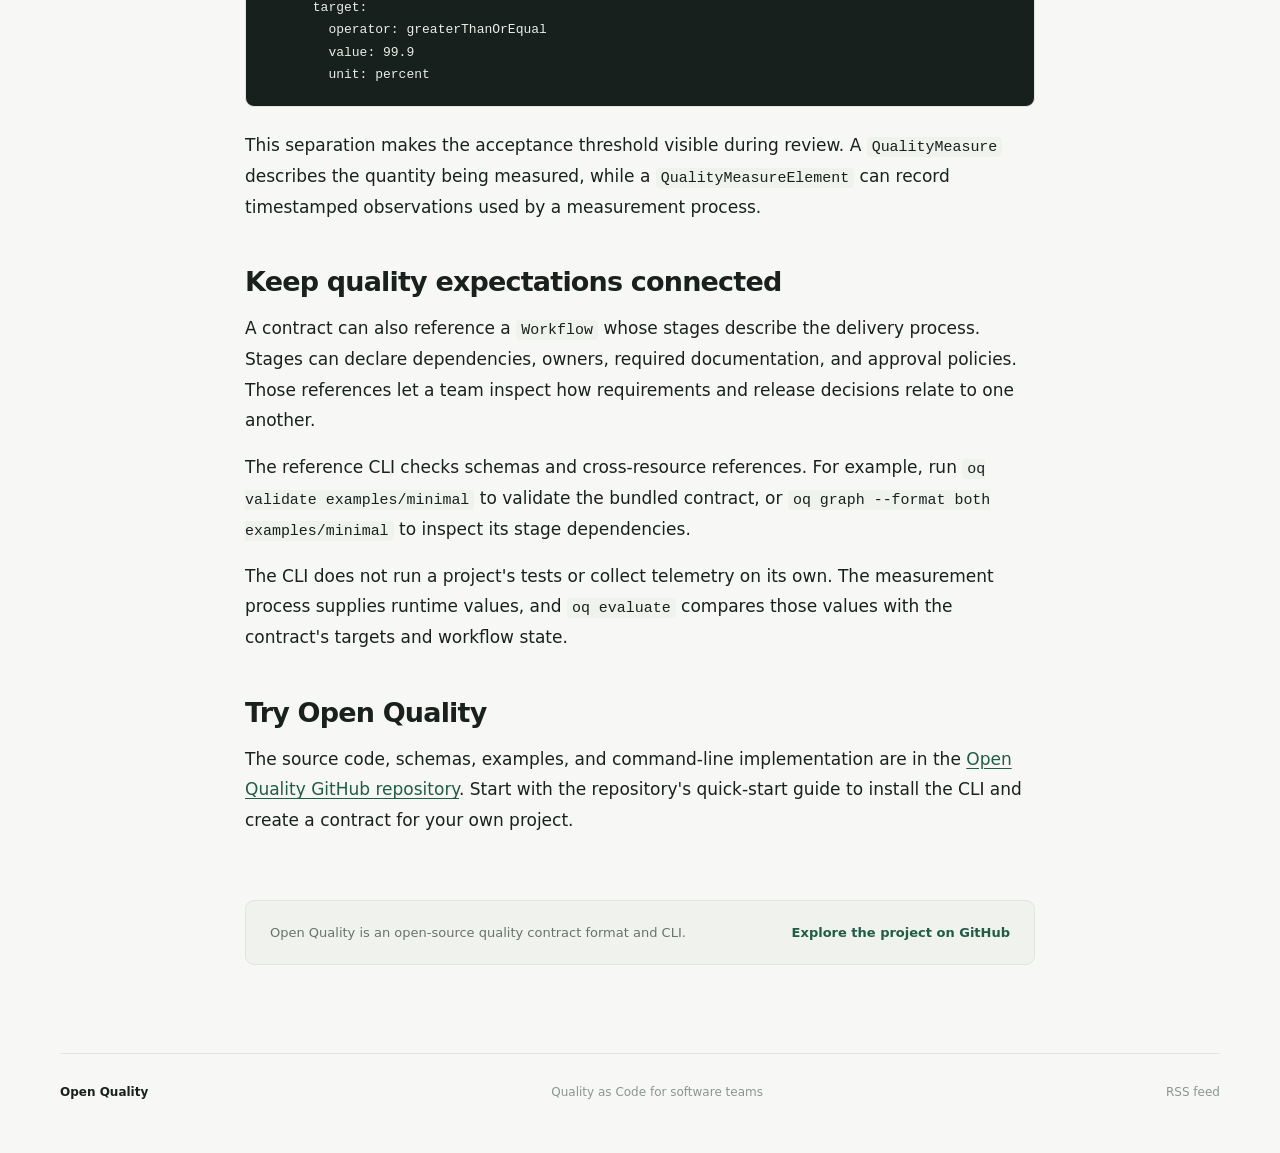
<file: web/blog/quality-as-code-practical-guide/index.html>
<!doctype html>
<html lang="en">
<head>
  <meta charset="utf-8">
  <meta name="viewport" content="width=device-width, initial-scale=1">
  <title>Quality as Code: A Practical Guide for Software Teams | Open Quality</title>
  <meta name="description" content="Learn how to define software quality expectations as version-controlled contracts, connect requirements to measures, and validate them with Open Quality.">
  <meta name="author" content="Open Quality">
  <link rel="canonical" href="https://duanribeiro.github.io/open-quality/blog/quality-as-code-practical-guide/">
  <meta property="og:type" content="article">
  <meta property="og:site_name" content="Open Quality">
  <meta property="og:title" content="Quality as Code: A Practical Guide for Software Teams | Open Quality">
  <meta property="og:description" content="Learn how to define software quality expectations as version-controlled contracts, connect requirements to measures, and validate them with Open Quality.">
  <meta property="og:url" content="https://duanribeiro.github.io/open-quality/blog/quality-as-code-practical-guide/">
  <meta name="twitter:card" content="summary">
  <link rel="stylesheet" href="../../styles.css">
  <link rel="stylesheet" href="../../blog.css">
  <link rel="alternate" type="application/rss+xml" title="Open Quality Blog" href="../feed.xml">
  <script type="application/ld+json">{"@context": "https://schema.org", "@type": "BlogPosting", "headline": "Quality as Code: A Practical Guide for Software Teams", "description": "Learn how to define software quality expectations as version-controlled contracts, connect requirements to measures, and validate them with Open Quality.", "datePublished": "2026-11-24", "dateModified": "2026-11-24", "author": {"@type": "Organization", "name": "Open Quality"}, "publisher": {"@type": "Organization", "name": "Open Quality", "url": "https://duanribeiro.github.io/open-quality"}, "mainEntityOfPage": {"@type": "WebPage", "@id": "https://duanribeiro.github.io/open-quality/blog/quality-as-code-practical-guide/"}, "keywords": ["quality as code", "software quality", "quality requirements"]}</script>

</head>
<body class="blog-body">
  <header class="blog-header">
    <a class="blog-brand" href="../../" aria-label="Open Quality home">
      <span class="blog-brand-mark" aria-hidden="true">OQ</span>
      <span>Open Quality</span>
    </a>
    <nav aria-label="Main navigation">
      <a class="blog-nav-active" href="../">Blog</a>
      <a href="../../#/quick-start">Docs</a>
      <a href="https://github.com/duanribeiro/open-quality" rel="noopener noreferrer">GitHub</a>
    </nav>
  </header>
  <main class="blog-main blog-article-main">
  <nav class="blog-breadcrumbs" aria-label="Breadcrumb"><a href="../">Blog</a><span>/</span><span>Quality as Code: A Practical Guide for Software Teams</span></nav>
  <article class="blog-article">
    <header class="blog-article-header">
      <p class="blog-article-category">Quality as Code</p>
      <div class="blog-card-tags"><span>quality as code</span><span>software quality</span><span>quality requirements</span></div>
      <h1>Quality as Code: A Practical Guide for Software Teams</h1>
      <p class="blog-article-description">Learn how to define software quality expectations as version-controlled contracts, connect requirements to measures, and validate them with Open Quality.</p>
      <p class="blog-article-byline">By Open Quality · <time datetime="2026-11-24">November 24, 2026</time> · 2 min read</p>
    </header>
    <div class="blog-article-body"><p>Software teams often describe quality in tickets, test plans, spreadsheets, and release checklists. Those documents can be useful, but expectations become hard to review when each tool stores a different version of the rules.</p>
<p><strong>Quality as Code</strong> puts those expectations in version-controlled files beside the software. A team can review changes, validate references, and connect the contract to its workflow without making quality requirements depend on a single project-management tool.</p>
<h2 id="what-goes-into-a-quality-contract">What goes into a quality contract?</h2>
<p>An Open Quality contract starts with a project entry point. It groups requirements under quality characteristics, associates each requirement with measurable targets, and can describe team roles, evidence, approvals, and provider settings.</p>
<pre><code>kind: QualityContract
metadata:
  id: payment-api
  name: Payment API
quality:
  characteristics:
    - characteristic: reliability
      subcharacteristics:
        - subcharacteristic: availability
          requirements:
            - api-availability</code></pre>
<p>The requirement itself lives in a separate resource. It states the expected result and refers to a measure and target:</p>
<pre><code>kind: QualityRequirement
metadata:
  id: api-availability
  name: API availability
spec:
  statement: The API must achieve at least 99.9% availability.
  priority: high
  qualityMeasures:
    - qualityMeasure: availability
      target:
        operator: greaterThanOrEqual
        value: 99.9
        unit: percent</code></pre>
<p>This separation makes the acceptance threshold visible during review. A <code>QualityMeasure</code> describes the quantity being measured, while a <code>QualityMeasureElement</code> can record timestamped observations used by a measurement process.</p>
<h2 id="keep-quality-expectations-connected">Keep quality expectations connected</h2>
<p>A contract can also reference a <code>Workflow</code> whose stages describe the delivery process. Stages can declare dependencies, owners, required documentation, and approval policies. Those references let a team inspect how requirements and release decisions relate to one another.</p>
<p>The reference CLI checks schemas and cross-resource references. For example, run <code>oq validate examples/minimal</code> to validate the bundled contract, or <code>oq graph --format both examples/minimal</code> to inspect its stage dependencies.</p>
<p>The CLI does not run a project&#x27;s tests or collect telemetry on its own. The measurement process supplies runtime values, and <code>oq evaluate</code> compares those values with the contract&#x27;s targets and workflow state.</p>
<h2 id="try-open-quality">Try Open Quality</h2>
<p>The source code, schemas, examples, and command-line implementation are in the <a href="https://github.com/duanribeiro/open-quality">Open Quality GitHub repository</a>. Start with the repository&#x27;s quick-start guide to install the CLI and create a contract for your own project.</p></div>
    <footer class="blog-article-footer">
      <p>Open Quality is an open-source quality contract format and CLI.</p>
      <a href="https://github.com/duanribeiro/open-quality" rel="noopener noreferrer">Explore the project on GitHub</a>
    </footer>
  </article>
</main>
  <footer class="blog-footer">
    <a href="../../">Open Quality</a>
    <span>Quality as Code for software teams</span>
    <a href="../feed.xml">RSS feed</a>
  </footer>
</body>
</html>
</file>
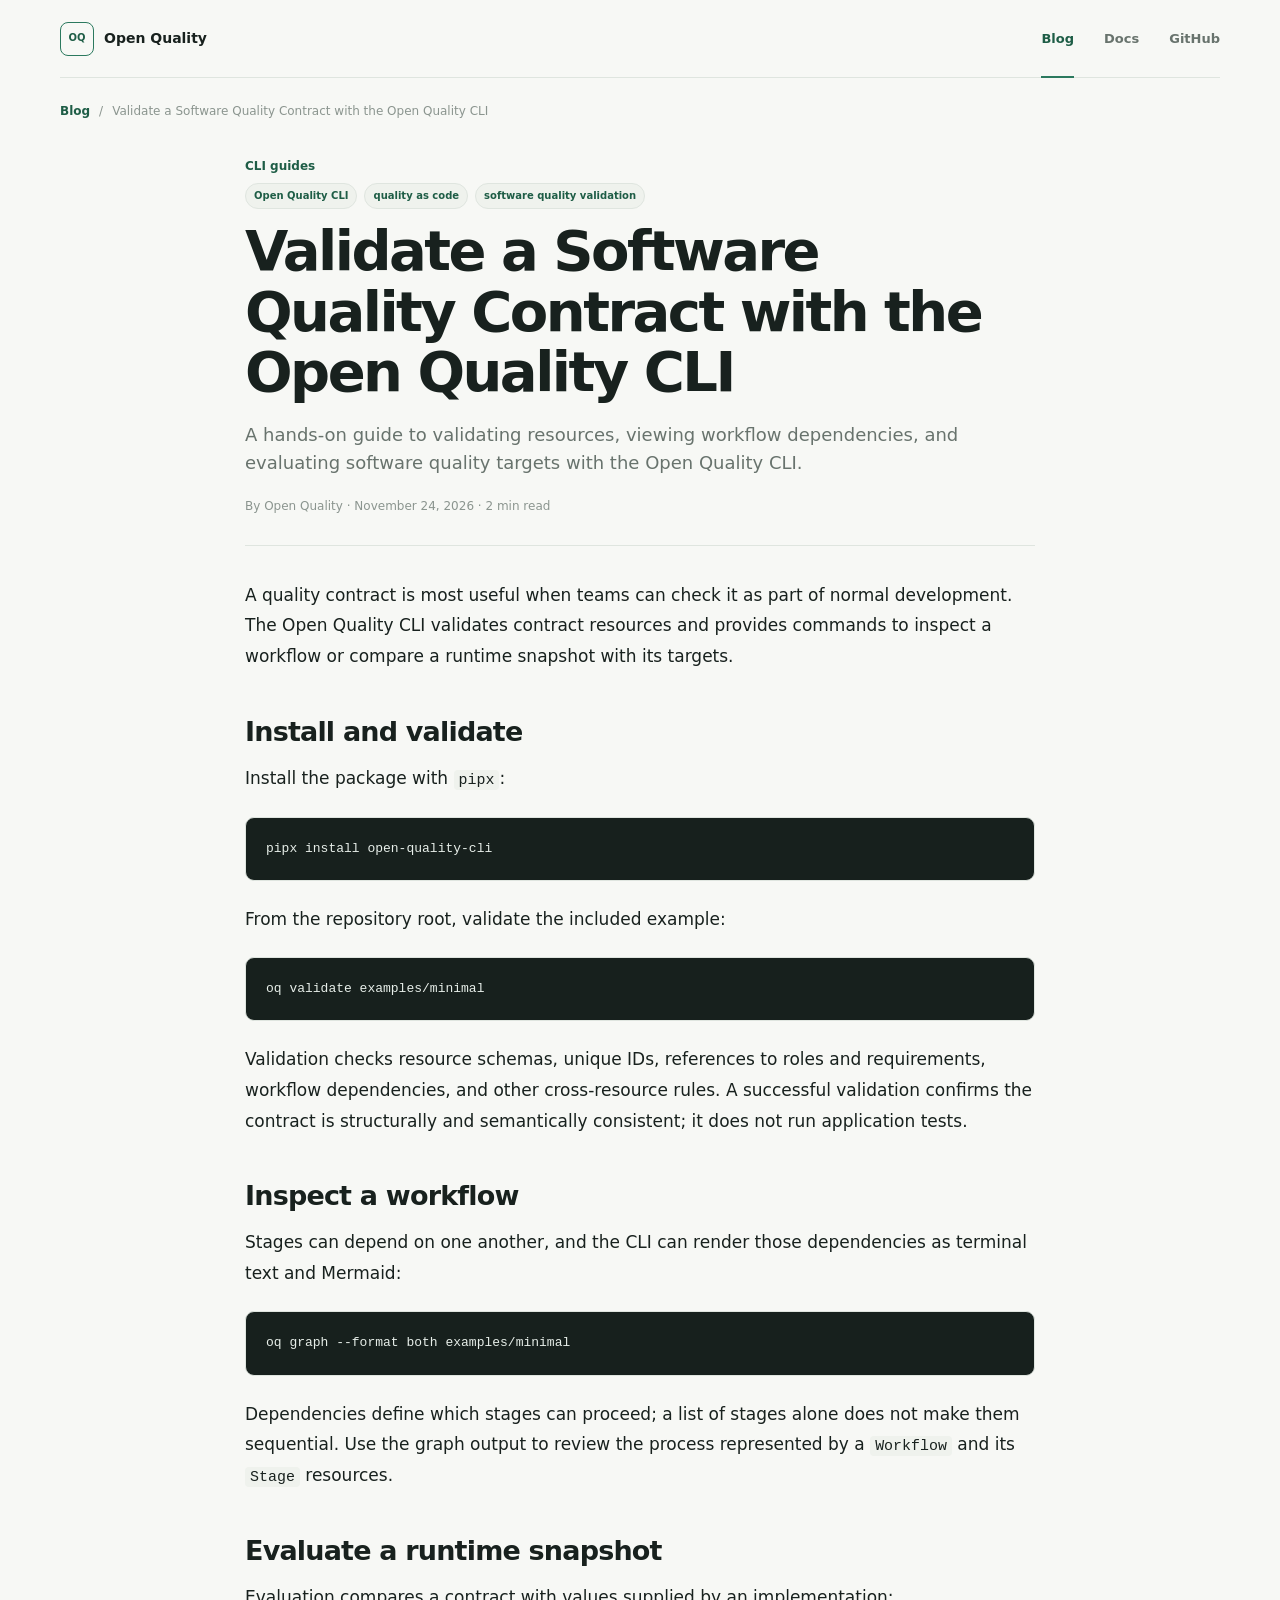
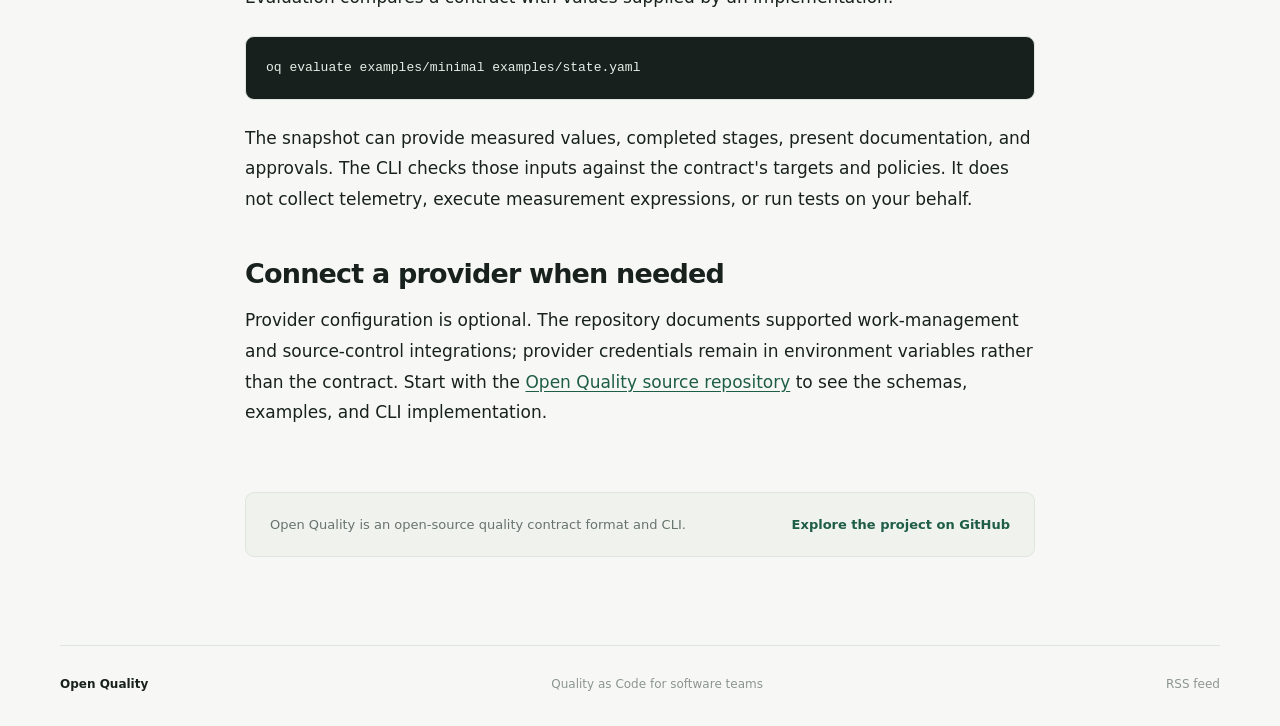
<file: web/blog/validate-quality-contract-open-quality-cli/index.html>
<!doctype html>
<html lang="en">
<head>
  <meta charset="utf-8">
  <meta name="viewport" content="width=device-width, initial-scale=1">
  <title>Validate a Software Quality Contract with the Open Quality CLI | Open Quality</title>
  <meta name="description" content="A hands-on guide to validating resources, viewing workflow dependencies, and evaluating software quality targets with the Open Quality CLI.">
  <meta name="author" content="Open Quality">
  <link rel="canonical" href="https://duanribeiro.github.io/open-quality/blog/validate-quality-contract-open-quality-cli/">
  <meta property="og:type" content="article">
  <meta property="og:site_name" content="Open Quality">
  <meta property="og:title" content="Validate a Software Quality Contract with the Open Quality CLI | Open Quality">
  <meta property="og:description" content="A hands-on guide to validating resources, viewing workflow dependencies, and evaluating software quality targets with the Open Quality CLI.">
  <meta property="og:url" content="https://duanribeiro.github.io/open-quality/blog/validate-quality-contract-open-quality-cli/">
  <meta name="twitter:card" content="summary">
  <link rel="stylesheet" href="../../styles.css">
  <link rel="stylesheet" href="../../blog.css">
  <link rel="alternate" type="application/rss+xml" title="Open Quality Blog" href="../feed.xml">
  <script type="application/ld+json">{"@context": "https://schema.org", "@type": "BlogPosting", "headline": "Validate a Software Quality Contract with the Open Quality CLI", "description": "A hands-on guide to validating resources, viewing workflow dependencies, and evaluating software quality targets with the Open Quality CLI.", "datePublished": "2026-11-24", "dateModified": "2026-11-24", "author": {"@type": "Organization", "name": "Open Quality"}, "publisher": {"@type": "Organization", "name": "Open Quality", "url": "https://duanribeiro.github.io/open-quality"}, "mainEntityOfPage": {"@type": "WebPage", "@id": "https://duanribeiro.github.io/open-quality/blog/validate-quality-contract-open-quality-cli/"}, "keywords": ["Open Quality CLI", "quality as code", "software quality validation"]}</script>

</head>
<body class="blog-body">
  <header class="blog-header">
    <a class="blog-brand" href="../../" aria-label="Open Quality home">
      <span class="blog-brand-mark" aria-hidden="true">OQ</span>
      <span>Open Quality</span>
    </a>
    <nav aria-label="Main navigation">
      <a class="blog-nav-active" href="../">Blog</a>
      <a href="../../#/quick-start">Docs</a>
      <a href="https://github.com/duanribeiro/open-quality" rel="noopener noreferrer">GitHub</a>
    </nav>
  </header>
  <main class="blog-main blog-article-main">
  <nav class="blog-breadcrumbs" aria-label="Breadcrumb"><a href="../">Blog</a><span>/</span><span>Validate a Software Quality Contract with the Open Quality CLI</span></nav>
  <article class="blog-article">
    <header class="blog-article-header">
      <p class="blog-article-category">CLI guides</p>
      <div class="blog-card-tags"><span>Open Quality CLI</span><span>quality as code</span><span>software quality validation</span></div>
      <h1>Validate a Software Quality Contract with the Open Quality CLI</h1>
      <p class="blog-article-description">A hands-on guide to validating resources, viewing workflow dependencies, and evaluating software quality targets with the Open Quality CLI.</p>
      <p class="blog-article-byline">By Open Quality · <time datetime="2026-11-24">November 24, 2026</time> · 2 min read</p>
    </header>
    <div class="blog-article-body"><p>A quality contract is most useful when teams can check it as part of normal development. The Open Quality CLI validates contract resources and provides commands to inspect a workflow or compare a runtime snapshot with its targets.</p>
<h2 id="install-and-validate">Install and validate</h2>
<p>Install the package with <code>pipx</code>:</p>
<pre><code>pipx install open-quality-cli</code></pre>
<p>From the repository root, validate the included example:</p>
<pre><code>oq validate examples/minimal</code></pre>
<p>Validation checks resource schemas, unique IDs, references to roles and requirements, workflow dependencies, and other cross-resource rules. A successful validation confirms the contract is structurally and semantically consistent; it does not run application tests.</p>
<h2 id="inspect-a-workflow">Inspect a workflow</h2>
<p>Stages can depend on one another, and the CLI can render those dependencies as terminal text and Mermaid:</p>
<pre><code>oq graph --format both examples/minimal</code></pre>
<p>Dependencies define which stages can proceed; a list of stages alone does not make them sequential. Use the graph output to review the process represented by a <code>Workflow</code> and its <code>Stage</code> resources.</p>
<h2 id="evaluate-a-runtime-snapshot">Evaluate a runtime snapshot</h2>
<p>Evaluation compares a contract with values supplied by an implementation:</p>
<pre><code>oq evaluate examples/minimal examples/state.yaml</code></pre>
<p>The snapshot can provide measured values, completed stages, present documentation, and approvals. The CLI checks those inputs against the contract&#x27;s targets and policies. It does not collect telemetry, execute measurement expressions, or run tests on your behalf.</p>
<h2 id="connect-a-provider-when-needed">Connect a provider when needed</h2>
<p>Provider configuration is optional. The repository documents supported work-management and source-control integrations; provider credentials remain in environment variables rather than the contract. Start with the <a href="https://github.com/duanribeiro/open-quality">Open Quality source repository</a> to see the schemas, examples, and CLI implementation.</p></div>
    <footer class="blog-article-footer">
      <p>Open Quality is an open-source quality contract format and CLI.</p>
      <a href="https://github.com/duanribeiro/open-quality" rel="noopener noreferrer">Explore the project on GitHub</a>
    </footer>
  </article>
</main>
  <footer class="blog-footer">
    <a href="../../">Open Quality</a>
    <span>Quality as Code for software teams</span>
    <a href="../feed.xml">RSS feed</a>
  </footer>
</body>
</html>
</file>
<file: site/styles.css>
:root {
  --bg: #f7f8f5;
  --surface: #ffffff;
  --surface-muted: #eff2ed;
  --surface-dark: #17201d;
  --text: #18211e;
  --text-muted: #68736d;
  --text-soft: #8b958f;
  --line: #dfe5df;
  --line-strong: #cdd7cf;
  --accent: #2b795e;
  --accent-dark: #1e5d46;
  --accent-soft: #e1f0e8;
  --amber: #ba7625;
  --shadow: 0 20px 45px rgba(24, 33, 30, 0.08);
  --content-width: 1120px;
  --sidebar-width: 256px;
  color-scheme: light;
}

[data-theme="dark"] {
  --bg: #111714;
  --surface: #18201c;
  --surface-muted: #202a25;
  --surface-dark: #0b100e;
  --text: #e7eee9;
  --text-muted: #a9b6ae;
  --text-soft: #829087;
  --line: #2a3831;
  --line-strong: #3a4a40;
  --accent: #76c99d;
  --accent-dark: #9be0b9;
  --accent-soft: #203c2f;
  --amber: #e1a052;
  --shadow: 0 20px 45px rgba(0, 0, 0, 0.24);
  color-scheme: dark;
}

* {
  box-sizing: border-box;
}

html {
  scroll-behavior: smooth;
}

body {
  margin: 0;
  background: var(--bg);
  color: var(--text);
  font-family: Inter, ui-sans-serif, system-ui, -apple-system, BlinkMacSystemFont, "Segoe UI", sans-serif;
  line-height: 1.65;
  -webkit-font-smoothing: antialiased;
}

a {
  color: inherit;
  text-decoration: none;
}

button,
input {
  font: inherit;
}

button {
  color: inherit;
}

.site-shell {
  display: flex;
  min-height: 100vh;
}

.sidebar {
  position: fixed;
  z-index: 20;
  display: flex;
  flex-direction: column;
  width: var(--sidebar-width);
  height: 100vh;
  padding: 28px 18px 20px;
  border-right: 1px solid var(--line);
  background: var(--surface);
}

.brand {
  display: inline-flex;
  align-items: center;
  gap: 12px;
  padding: 2px 10px 20px;
}

.brand-mark {
  display: grid;
  width: 38px;
  height: 38px;
  place-items: center;
  border: 1px solid var(--accent);
  border-radius: 9px;
  color: var(--accent-dark);
  font-size: 11px;
  font-weight: 800;
  letter-spacing: 0;
}

.brand strong,
.brand small {
  display: block;
}

.brand strong {
  font-size: 14px;
  letter-spacing: 0;
}

.brand small {
  margin-top: 1px;
  color: var(--text-soft);
  font-size: 11px;
}

.version-pill {
  display: flex;
  align-items: center;
  gap: 8px;
  margin: 0 10px 25px;
  padding: 8px 10px;
  border: 1px solid var(--line);
  border-radius: 7px;
  color: var(--text-muted);
  font-size: 11px;
}

.status-dot {
  width: 7px;
  height: 7px;
  border-radius: 50%;
  background: var(--amber);
}

.side-nav {
  overflow-y: auto;
  padding: 0 4px;
}

.nav-group {
  margin-bottom: 23px;
}

.nav-label {
  margin: 0 10px 7px;
  color: var(--text-soft);
  font-size: 10px;
  font-weight: 750;
  letter-spacing: 0.12em;
  text-transform: uppercase;
}

.side-nav a {
  display: block;
  margin: 2px 0;
  padding: 7px 10px;
  border-radius: 6px;
  color: var(--text-muted);
  font-size: 13px;
  transition: background 150ms ease, color 150ms ease;
}

.side-nav a:hover,
.side-nav a.active {
  background: var(--accent-soft);
  color: var(--accent-dark);
}

.sidebar-footer {
  display: grid;
  gap: 12px;
  margin-top: auto;
  padding: 18px 10px 0;
  border-top: 1px solid var(--line);
  color: var(--text-soft);
  font-size: 11px;
}

.sidebar-footer a {
  display: inline-flex;
  align-items: center;
  gap: 7px;
  color: var(--text-muted);
}

.sidebar-footer a:hover {
  color: var(--accent-dark);
}

.footer-icon {
  color: var(--accent);
  font-size: 15px;
}

.main-shell {
  width: calc(100% - var(--sidebar-width));
  margin-left: var(--sidebar-width);
}

.topbar {
  position: sticky;
  top: 0;
  z-index: 10;
  display: flex;
  align-items: center;
  justify-content: space-between;
  min-height: 72px;
  padding: 0 42px;
  border-bottom: 1px solid var(--line);
  background: color-mix(in srgb, var(--bg) 92%, transparent);
  backdrop-filter: blur(12px);
}

.breadcrumbs {
  display: flex;
  align-items: center;
  gap: 10px;
  color: var(--text-soft);
  font-size: 12px;
}

.breadcrumbs strong {
  color: var(--text-muted);
  font-weight: 600;
}

.breadcrumb-separator {
  color: var(--line-strong);
}

.topbar-actions {
  display: flex;
  align-items: center;
  gap: 10px;
}

.search-trigger,
.icon-button,
.github-link {
  border: 1px solid var(--line);
  background: var(--surface);
  transition: border-color 150ms ease, color 150ms ease, background 150ms ease;
}

.search-trigger:hover,
.icon-button:hover,
.github-link:hover {
  border-color: var(--line-strong);
  color: var(--accent-dark);
}

.search-trigger {
  display: inline-flex;
  align-items: center;
  gap: 9px;
  min-width: 190px;
  padding: 7px 8px 7px 11px;
  border-radius: 7px;
  color: var(--text-soft);
  font-size: 12px;
  text-align: left;
}

.search-symbol {
  color: var(--text-muted);
  font-size: 19px;
  line-height: 1;
}

kbd {
  margin-left: auto;
  padding: 2px 5px;
  border: 1px solid var(--line);
  border-radius: 4px;
  color: var(--text-soft);
  font-family: inherit;
  font-size: 10px;
  line-height: 1.3;
}

.icon-button {
  display: inline-grid;
  width: 34px;
  height: 34px;
  padding: 0;
  place-items: center;
  border-radius: 7px;
  cursor: pointer;
  font-size: 17px;
}

.menu-button {
  display: none;
}

.github-link {
  display: inline-flex;
  align-items: center;
  gap: 5px;
  padding: 7px 10px;
  border-radius: 7px;
  color: var(--text-muted);
  font-size: 12px;
}

#app {
  max-width: var(--content-width);
  margin: 0 auto;
  padding: 76px 56px 110px;
  outline: none;
}

.hero {
  max-width: 810px;
  padding-bottom: 70px;
}

.eyebrow {
  display: inline-flex;
  align-items: center;
  gap: 8px;
  margin: 0 0 19px;
  color: var(--accent-dark);
  font-size: 11px;
  font-weight: 750;
  letter-spacing: 0.14em;
  text-transform: uppercase;
}

.eyebrow::before {
  width: 22px;
  height: 1px;
  background: var(--accent);
  content: "";
}

h1,
h2,
h3 {
  margin: 0;
  letter-spacing: -0.025em;
  line-height: 1.15;
}

h1 {
  max-width: 740px;
  font-size: clamp(42px, 6vw, 76px);
  font-weight: 720;
}

h2 {
  margin-top: 66px;
  font-size: 28px;
}

h3 {
  font-size: 17px;
}

.hero p {
  max-width: 690px;
  margin: 24px 0 0;
  color: var(--text-muted);
  font-size: 18px;
  line-height: 1.7;
}

.hero-actions {
  display: flex;
  flex-wrap: wrap;
  gap: 10px;
  margin-top: 30px;
}

.button {
  display: inline-flex;
  align-items: center;
  gap: 8px;
  padding: 10px 14px;
  border: 1px solid var(--line-strong);
  border-radius: 7px;
  font-size: 13px;
  font-weight: 650;
}

.button.primary {
  border-color: var(--accent);
  background: var(--accent);
  color: #fff;
}

.button.primary:hover {
  border-color: var(--accent-dark);
  background: var(--accent-dark);
}

.button.secondary:hover {
  border-color: var(--accent);
  color: var(--accent-dark);
}

.section-intro {
  max-width: 700px;
  margin: 16px 0 26px;
  color: var(--text-muted);
}

.feature-grid {
  display: grid;
  grid-template-columns: repeat(3, 1fr);
  gap: 12px;
}

.feature-card {
  min-height: 188px;
  padding: 20px;
  border: 1px solid var(--line);
  border-radius: 8px;
  background: var(--surface);
}

.feature-card:hover {
  border-color: var(--line-strong);
  box-shadow: var(--shadow);
}

.feature-icon {
  display: grid;
  width: 30px;
  height: 30px;
  margin-bottom: 28px;
  place-items: center;
  border-radius: 6px;
  background: var(--accent-soft);
  color: var(--accent-dark);
  font-size: 14px;
  font-weight: 800;
}

.feature-card p {
  margin: 8px 0 0;
  color: var(--text-muted);
  font-size: 13px;
  line-height: 1.55;
}

.split-section {
  display: grid;
  grid-template-columns: 0.9fr 1.1fr;
  gap: 34px;
  align-items: start;
  margin-top: 70px;
}

.split-section h2 {
  margin-top: 0;
}

.code-panel {
  overflow: hidden;
  border: 1px solid #2e473a;
  border-radius: 8px;
  background: var(--surface-dark);
  box-shadow: var(--shadow);
}

.code-panel-header {
  display: flex;
  align-items: center;
  justify-content: space-between;
  padding: 11px 15px;
  border-bottom: 1px solid #2e473a;
  color: #9aafa2;
  font-size: 11px;
}

.code-dots {
  display: flex;
  gap: 5px;
}

.code-dots span {
  width: 6px;
  height: 6px;
  border-radius: 50%;
  background: #789182;
}

pre {
  overflow-x: auto;
  margin: 0;
  padding: 21px;
  color: #d6e8dc;
  font-family: "SFMono-Regular", Consolas, "Liberation Mono", monospace;
  font-size: 12px;
  line-height: 1.75;
}

pre::selection,
pre ::selection {
  background: rgba(155, 224, 185, 0.35);
  color: #0b100e;
}

.token-key {
  color: #87c6a1;
}

.token-string {
  color: #dbbd83;
}

.token-muted {
  color: #86a091;
}

.page {
  max-width: 800px;
}

.page-header {
  margin-bottom: 43px;
}

.page-header h1 {
  font-size: clamp(38px, 5vw, 58px);
}

.page-header p {
  max-width: 700px;
  margin: 18px 0 0;
  color: var(--text-muted);
  font-size: 17px;
}

.prose {
  color: var(--text-muted);
  font-size: 15px;
}

.prose h2 {
  color: var(--text);
}

.prose h3 {
  margin-top: 37px;
  color: var(--text);
}

.prose p {
  margin: 15px 0;
}

.prose ul,
.prose ol {
  padding-left: 22px;
}

.prose li {
  margin: 7px 0;
}

.prose strong {
  color: var(--text);
}

.prose code,
.inline-code {
  padding: 2px 5px;
  border: 1px solid var(--line);
  border-radius: 4px;
  background: var(--surface-muted);
  color: var(--accent-dark);
  font-family: "SFMono-Regular", Consolas, monospace;
  font-size: 0.88em;
}

.prose pre {
  margin: 22px 0;
  border-radius: 7px;
  background: var(--surface-dark);
}

.prose pre code {
  display: block;
  padding: 0;
  border: 0;
  border-radius: 0;
  background: transparent;
  color: inherit;
  font-family: inherit;
  font-size: inherit;
}

.callout {
  margin: 24px 0;
  padding: 15px 17px;
  border-left: 3px solid var(--accent);
  background: var(--accent-soft);
  color: var(--text-muted);
  font-size: 14px;
}

.callout strong {
  color: var(--accent-dark);
}

.resource-table {
  width: 100%;
  margin: 24px 0;
  border-collapse: collapse;
  font-size: 13px;
}

.resource-table th,
.resource-table td {
  padding: 12px 13px;
  border-bottom: 1px solid var(--line);
  text-align: left;
  vertical-align: top;
}

.resource-table th {
  color: var(--text);
  font-size: 11px;
  letter-spacing: 0.08em;
  text-transform: uppercase;
}

.resource-table td:first-child {
  width: 31%;
  color: var(--accent-dark);
  font-family: "SFMono-Regular", Consolas, monospace;
  font-size: 12px;
}

.link-list {
  display: grid;
  grid-template-columns: repeat(2, 1fr);
  gap: 9px;
  margin-top: 25px;
}

.link-list a {
  display: flex;
  justify-content: space-between;
  padding: 13px 14px;
  border: 1px solid var(--line);
  border-radius: 7px;
  background: var(--surface);
  color: var(--text-muted);
  font-size: 13px;
}

.link-list a:hover {
  border-color: var(--accent);
  color: var(--accent-dark);
}

.search-overlay {
  position: fixed;
  z-index: 50;
  inset: 0;
  display: grid;
  place-items: start center;
  padding-top: 15vh;
  background: rgba(14, 21, 17, 0.38);
}

.search-overlay[hidden] {
  display: none;
}

.search-dialog {
  width: min(620px, calc(100vw - 32px));
  overflow: hidden;
  border: 1px solid var(--line-strong);
  border-radius: 9px;
  background: var(--surface);
  box-shadow: 0 30px 80px rgba(0, 0, 0, 0.2);
}

.search-dialog-header,
.search-dialog-footer {
  display: flex;
  align-items: center;
  justify-content: space-between;
  padding: 13px 15px;
  color: var(--text-muted);
  font-size: 12px;
}

.search-dialog-header {
  border-bottom: 1px solid var(--line);
}

.search-input-wrap {
  display: flex;
  align-items: center;
  gap: 9px;
  padding: 13px 16px;
  border-bottom: 1px solid var(--line);
}

.search-input-wrap input {
  width: 100%;
  border: 0;
  outline: 0;
  background: transparent;
  color: var(--text);
  font-size: 15px;
}

.search-results {
  max-height: 340px;
  overflow-y: auto;
  padding: 8px;
}

.search-result {
  display: block;
  padding: 11px 12px;
  border-radius: 6px;
}

.search-result:hover {
  background: var(--surface-muted);
}

.search-result strong,
.search-result span {
  display: block;
}

.search-result strong {
  color: var(--text);
  font-size: 13px;
}

.search-result span {
  margin-top: 2px;
  color: var(--text-soft);
  font-size: 11px;
}

.empty-search {
  padding: 24px 12px;
  color: var(--text-soft);
  font-size: 13px;
  text-align: center;
}

body.is-landing {
  background: #eef1ec;
  color: #19221e;
}

body.is-landing[data-theme="dark"] {
  background: #151a17;
  color: #e6ede8;
}

.is-landing .sidebar,
.is-landing .topbar {
  display: none;
}

.is-landing .main-shell {
  width: 100%;
  margin-left: 0;
}

.is-landing #app {
  max-width: none;
  padding: 0;
}

.landing-page {
  overflow: hidden;
  background: #eef1ec;
}

[data-theme="dark"] .landing-page {
  background: #151a17;
}

.landing-nav,
.landing-hero,
.landing-stats,
.landing-intro,
.landing-contract,
.landing-features,
.landing-cta,
.landing-footer {
  max-width: 1320px;
  margin: 0 auto;
  padding-right: 52px;
  padding-left: 52px;
}

.landing-nav {
  display: flex;
  align-items: center;
  min-height: 82px;
  border-bottom: 1px solid #d8ded8;
}

[data-theme="dark"] .landing-nav {
  border-color: #303a34;
}

.landing-brand {
  display: inline-flex;
  align-items: center;
  gap: 11px;
  color: #1c2a23;
  font-size: 13px;
  font-weight: 750;
  letter-spacing: 0;
}

[data-theme="dark"] .landing-brand {
  color: #e6ede8;
}

.landing-brand-mark {
  display: grid;
  width: 31px;
  height: 31px;
  place-items: center;
  border: 1px solid #2b795e;
  border-radius: 7px;
  color: #2b795e;
  font-size: 9px;
  font-weight: 900;
}

[data-theme="dark"] .landing-brand-mark {
  color: #8bd3aa;
}

.landing-nav-links {
  display: flex;
  align-items: center;
  gap: 27px;
  margin-left: auto;
  color: #69766e;
  font-size: 10px;
  font-weight: 750;
  letter-spacing: 0.11em;
}

.landing-nav-links a:hover,
.landing-text-link:hover,
.landing-footer a:hover {
  color: #2b795e;
}

[data-theme="dark"] .landing-nav-links {
  color: #9aa99f;
}

.landing-nav-actions {
  display: flex;
  align-items: center;
  gap: 10px;
  margin-left: 27px;
}

.landing-mode,
.landing-menu {
  display: inline-grid;
  width: 31px;
  height: 31px;
  padding: 0;
  place-items: center;
  border: 1px solid #d3dbd4;
  border-radius: 6px;
  background: transparent;
  color: #526158;
  cursor: pointer;
}

[data-theme="dark"] .landing-mode,
[data-theme="dark"] .landing-menu {
  border-color: #3a4840;
  color: #b2c3b8;
}

.landing-menu {
  display: none;
}

.landing-nav-cta,
.landing-button {
  display: inline-flex;
  align-items: center;
  gap: 9px;
  border-radius: 5px;
  font-size: 10px;
  font-weight: 800;
  letter-spacing: 0.08em;
}

.landing-nav-cta {
  padding: 10px 12px;
  background: #1d2822;
  color: #f5f7f4;
}

.landing-nav-cta:hover {
  background: #2b795e;
}

[data-theme="dark"] .landing-nav-cta {
  background: #e5ede7;
  color: #1a241e;
}

.landing-hero {
  display: grid;
  grid-template-columns: minmax(0, 1fr) minmax(370px, 0.8fr);
  gap: 76px;
  align-items: center;
  min-height: 660px;
  padding-top: 86px;
  padding-bottom: 92px;
}

.landing-eyebrow,
.landing-section-kicker {
  display: flex;
  align-items: center;
  gap: 9px;
  margin: 0 0 22px;
  color: #2b795e;
  font-size: 10px;
  font-weight: 800;
  letter-spacing: 0.16em;
  text-transform: uppercase;
}

.landing-eyebrow span {
  display: inline-block;
  width: 25px;
  height: 1px;
  background: currentColor;
}

.landing-hero h1,
.landing-cta h2 {
  max-width: 670px;
  margin: 0;
  color: #1c2821;
  font-size: clamp(52px, 8vw, 108px);
  font-weight: 760;
  letter-spacing: -0.055em;
  line-height: 0.94;
}

[data-theme="dark"] .landing-hero h1,
[data-theme="dark"] .landing-cta h2 {
  color: #eff5f0;
}

.landing-hero h1 em,
.landing-cta h2 em {
  color: #2b795e;
  font-family: Georgia, "Times New Roman", serif;
  font-weight: 400;
}

[data-theme="dark"] .landing-hero h1 em,
[data-theme="dark"] .landing-cta h2 em {
  color: #93d4ad;
}

.landing-lede {
  max-width: 570px;
  margin: 29px 0 0;
  color: #65736a;
  font-size: 16px;
  line-height: 1.7;
}

[data-theme="dark"] .landing-lede {
  color: #a7b6ac;
}

.landing-hero-actions {
  display: flex;
  flex-wrap: wrap;
  align-items: center;
  gap: 22px;
  margin-top: 34px;
}

.landing-button {
  padding: 14px 16px;
}

.landing-button-primary {
  border: 1px solid #2b795e;
  background: #2b795e;
  color: #fff;
}

.landing-button-primary:hover {
  border-color: #1e5d46;
  background: #1e5d46;
}

.landing-text-link {
  color: #526158;
  font-size: 10px;
  font-weight: 800;
  letter-spacing: 0.1em;
}

[data-theme="dark"] .landing-text-link {
  color: #b2c3b8;
}

.landing-hero-terminal {
  position: relative;
  overflow: hidden;
  border: 1px solid #314239;
  border-radius: 7px;
  background: #111713;
  box-shadow: 16px 18px 0 rgba(43, 121, 94, 0.14);
}

.landing-terminal-top {
  display: flex;
  align-items: center;
  justify-content: space-between;
  padding: 13px 16px;
  border-bottom: 1px solid #2c3b32;
  color: #91a398;
  font-family: "SFMono-Regular", Consolas, monospace;
  font-size: 10px;
}

.landing-terminal-status {
  display: inline-flex;
  align-items: center;
  gap: 6px;
  color: #86ca9f;
}

.landing-terminal-status i {
  width: 6px;
  height: 6px;
  border-radius: 50%;
  background: #86ca9f;
}

.landing-hero-terminal pre {
  min-height: 370px;
  padding: 22px 20px 25px;
  color: #d6e4da;
  font-size: 11px;
  line-height: 1.8;
}

.terminal-comment {
  color: #71847a;
}

.terminal-key {
  color: #83c49b;
}

.terminal-value {
  color: #d7bd83;
}

.terminal-prompt {
  color: #eef4ef;
}

.terminal-success {
  color: #88d0a0;
  font-weight: 800;
}

.landing-stats {
  display: grid;
  grid-template-columns: repeat(4, 1fr);
  border-top: 1px solid #d3dbd4;
  border-bottom: 1px solid #d3dbd4;
}

[data-theme="dark"] .landing-stats {
  border-color: #303a34;
}

.landing-stats div {
  display: grid;
  gap: 2px;
  padding: 25px 20px 27px 0;
}

.landing-stats div + div {
  padding-left: 20px;
  border-left: 1px solid #d3dbd4;
}

[data-theme="dark"] .landing-stats div + div {
  border-color: #303a34;
}

.landing-stats strong {
  color: #1c2821;
  font-family: "SFMono-Regular", Consolas, monospace;
  font-size: 25px;
  font-weight: 500;
  letter-spacing: 0;
}

[data-theme="dark"] .landing-stats strong {
  color: #edf4ee;
}

.landing-stats span {
  color: #76827a;
  font-size: 11px;
}

.landing-intro {
  padding-top: 112px;
  padding-bottom: 119px;
}

.landing-section-kicker {
  margin-bottom: 39px;
}

.landing-intro-grid {
  display: grid;
  grid-template-columns: 1.1fr 0.9fr;
  gap: 80px;
}

.landing-intro h2,
.landing-contract h2 {
  margin: 0;
  color: #1c2821;
  font-size: clamp(35px, 5vw, 66px);
  font-weight: 720;
  letter-spacing: -0.045em;
  line-height: 0.98;
}

[data-theme="dark"] .landing-intro h2,
[data-theme="dark"] .landing-contract h2 {
  color: #edf4ee;
}

.landing-intro h2 span {
  color: #2b795e;
  font-family: Georgia, "Times New Roman", serif;
  font-weight: 400;
}

.landing-intro-grid p,
.landing-contract-copy p,
.landing-cta p {
  max-width: 460px;
  margin: 0 0 26px;
  color: #68756c;
  font-size: 15px;
  line-height: 1.75;
}

[data-theme="dark"] .landing-intro-grid p,
[data-theme="dark"] .landing-contract-copy p,
[data-theme="dark"] .landing-cta p {
  color: #a5b2a9;
}

.landing-contract {
  padding-top: 97px;
  padding-bottom: 110px;
  background: #dce7df;
}

[data-theme="dark"] .landing-contract {
  background: #1d2a23;
}

.landing-contract-grid {
  display: grid;
  grid-template-columns: 0.8fr 1.2fr;
  gap: 74px;
  align-items: center;
}

.landing-contract-copy h2 {
  font-size: clamp(36px, 5vw, 60px);
}

.landing-mini-links {
  display: grid;
  max-width: 355px;
  margin-top: 34px;
  border-top: 1px solid rgba(42, 86, 67, 0.22);
}

[data-theme="dark"] .landing-mini-links {
  border-color: #3c5948;
}

.landing-mini-links a {
  display: grid;
  grid-template-columns: 35px 1fr auto;
  gap: 8px;
  padding: 12px 0;
  border-bottom: 1px solid rgba(42, 86, 67, 0.22);
  color: #315343;
  font-size: 12px;
}

[data-theme="dark"] .landing-mini-links a {
  border-color: #3c5948;
  color: #bfd2c4;
}

.landing-mini-links a:hover {
  color: #1e5d46;
}

.landing-mini-links span {
  color: #739481;
  font-family: "SFMono-Regular", Consolas, monospace;
  font-size: 10px;
}

.landing-mini-links b {
  font-weight: 400;
}

.landing-flow {
  padding: 30px;
  border: 1px solid rgba(38, 84, 64, 0.25);
  border-radius: 7px;
  background: rgba(255, 255, 255, 0.38);
}

[data-theme="dark"] .landing-flow {
  border-color: #3c5948;
  background: #17231c;
}

.flow-node {
  display: grid;
  gap: 4px;
  padding: 17px 18px;
  border: 1px solid rgba(42, 86, 67, 0.28);
  border-radius: 5px;
  background: rgba(255, 255, 255, 0.56);
}

[data-theme="dark"] .flow-node {
  border-color: #3c5948;
  background: #1f3027;
}

.flow-node span {
  color: #2b795e;
  font-family: "SFMono-Regular", Consolas, monospace;
  font-size: 9px;
  font-weight: 800;
  letter-spacing: 0.1em;
}

.flow-node strong {
  color: #1c3025;
  font-size: 16px;
}

[data-theme="dark"] .flow-node strong {
  color: #e3eee6;
}

.flow-node small {
  color: #6c8173;
  font-size: 11px;
}

.flow-node-main {
  max-width: 260px;
  margin: 0 auto;
  text-align: center;
}

.flow-connector {
  width: 1px;
  height: 29px;
  margin: 0 auto;
  background: #74a68a;
}

.flow-connector-short {
  height: 20px;
}

.flow-row {
  display: grid;
  grid-template-columns: repeat(3, 1fr);
  gap: 10px;
}

.landing-features {
  padding-top: 102px;
  padding-bottom: 106px;
}

.landing-feature-grid {
  display: grid;
  grid-template-columns: repeat(3, 1fr);
  gap: 0;
}

.landing-feature-grid article {
  padding: 0 31px 0 0;
}

.landing-feature-grid article + article {
  padding-left: 31px;
  border-left: 1px solid #d3dbd4;
}

[data-theme="dark"] .landing-feature-grid article + article {
  border-color: #303a34;
}

.feature-number {
  display: block;
  margin-bottom: 35px;
  color: #7b9483;
  font-family: "SFMono-Regular", Consolas, monospace;
  font-size: 11px;
}

.landing-feature-grid h3 {
  color: #1c2821;
  font-size: 20px;
}

[data-theme="dark"] .landing-feature-grid h3 {
  color: #e6eee8;
}

.landing-feature-grid p {
  margin: 9px 0 0;
  color: #6c796f;
  font-size: 13px;
  line-height: 1.65;
}

[data-theme="dark"] .landing-feature-grid p {
  color: #a3b2a8;
}

.landing-cta {
  display: grid;
  grid-template-columns: 1.1fr 0.9fr;
  gap: 80px;
  align-items: end;
  padding-top: 90px;
  padding-bottom: 94px;
  background: #1a251f;
}

[data-theme="dark"] .landing-cta {
  background: #0e1411;
}

.landing-cta .landing-eyebrow {
  color: #83c49b;
}

.landing-cta h2 {
  color: #edf5ee;
  font-size: clamp(42px, 6vw, 79px);
}

.landing-cta p {
  max-width: 380px;
  color: #a7b7ac;
}

.landing-footer {
  display: flex;
  align-items: center;
  justify-content: space-between;
  min-height: 84px;
  background: #eef1ec;
  color: #758078;
  font-size: 10px;
  letter-spacing: 0.08em;
  text-transform: uppercase;
}

[data-theme="dark"] .landing-footer {
  background: #151a17;
  color: #8d9b91;
}

.landing-footer .landing-brand {
  color: #1c2821;
  letter-spacing: 0;
  text-transform: none;
}

[data-theme="dark"] .landing-footer .landing-brand {
  color: #e6ede8;
}

@media (max-width: 940px) {
  :root {
    --sidebar-width: 226px;
  }

  .topbar {
    padding: 0 28px;
  }

  #app {
    padding-right: 38px;
    padding-left: 38px;
  }

  .feature-grid {
    grid-template-columns: 1fr;
  }

  .landing-hero {
    gap: 45px;
  }

  .landing-intro-grid,
  .landing-contract-grid,
  .landing-cta {
    gap: 42px;
  }
}

@media (max-width: 720px) {
  .sidebar {
    transform: translateX(-100%);
    transition: transform 180ms ease;
    box-shadow: var(--shadow);
  }

  .sidebar.open {
    transform: translateX(0);
  }

  .main-shell {
    width: 100%;
    margin-left: 0;
  }

  .topbar {
    min-height: 64px;
    padding: 0 17px;
  }

  .menu-button {
    display: inline-grid;
  }

  .breadcrumbs {
    margin-right: auto;
    margin-left: 12px;
  }

  .topbar-actions {
    gap: 7px;
  }

  .search-trigger {
    min-width: auto;
    padding: 7px;
  }

  .search-trigger span:not(.search-symbol),
  .search-trigger kbd,
  .github-link {
    display: none;
  }

  #app {
    padding: 52px 20px 80px;
  }

  h1 {
    font-size: 43px;
  }

  .hero {
    padding-bottom: 47px;
  }

  .hero p {
    font-size: 16px;
  }

  .split-section {
    grid-template-columns: 1fr;
    gap: 26px;
    margin-top: 51px;
  }

  h2 {
    margin-top: 47px;
    font-size: 25px;
  }

  .link-list {
    grid-template-columns: 1fr;
  }

  .resource-table {
    display: block;
    overflow-x: auto;
  }

  .landing-nav,
  .landing-hero,
  .landing-stats,
  .landing-intro,
  .landing-contract,
  .landing-features,
  .landing-cta,
  .landing-footer {
    padding-right: 20px;
    padding-left: 20px;
  }

  .landing-nav {
    min-height: 68px;
  }

  .landing-nav-links {
    position: absolute;
    top: 68px;
    right: 20px;
    left: 20px;
    z-index: 5;
    display: none;
    gap: 0;
    padding: 7px;
    border: 1px solid #d3dbd4;
    background: #eef1ec;
    box-shadow: var(--shadow);
  }

  [data-theme="dark"] .landing-nav-links {
    border-color: #3a4840;
    background: #18231d;
  }

  .landing-nav-links.open {
    display: grid;
  }

  .landing-nav-links a {
    padding: 13px;
  }

  .landing-menu {
    display: inline-grid;
  }

  .landing-nav-cta {
    display: none;
  }

  .landing-hero {
    display: block;
    min-height: auto;
    padding-top: 70px;
    padding-bottom: 68px;
  }

  .landing-hero h1 {
    font-size: 57px;
  }

  .landing-hero-terminal {
    max-width: none;
    margin-top: 53px;
  }

  .landing-stats {
    grid-template-columns: repeat(2, 1fr);
  }

  .landing-stats div {
    padding: 19px 10px 20px 0;
  }

  .landing-stats div + div {
    padding-left: 14px;
  }

  .landing-stats div:nth-child(3) {
    padding-left: 0;
    border-top: 1px solid #d3dbd4;
  }

  .landing-stats div:nth-child(4) {
    border-top: 1px solid #d3dbd4;
  }

  [data-theme="dark"] .landing-stats div:nth-child(3),
  [data-theme="dark"] .landing-stats div:nth-child(4) {
    border-color: #303a34;
  }

  .landing-intro,
  .landing-contract,
  .landing-features,
  .landing-cta {
    padding-top: 72px;
    padding-bottom: 74px;
  }

  .landing-intro-grid,
  .landing-contract-grid,
  .landing-cta {
    display: block;
  }

  .landing-intro-grid > div,
  .landing-cta > div + div {
    margin-top: 28px;
  }

  .landing-flow {
    margin-top: 37px;
    padding: 16px;
  }

  .flow-row {
    grid-template-columns: 1fr;
  }

  .flow-connector {
    height: 18px;
  }

  .landing-feature-grid {
    grid-template-columns: 1fr;
    gap: 33px;
  }

  .landing-feature-grid article,
  .landing-feature-grid article + article {
    padding: 0 0 32px;
    border: 0;
    border-bottom: 1px solid #d3dbd4;
  }

  [data-theme="dark"] .landing-feature-grid article,
  [data-theme="dark"] .landing-feature-grid article + article {
    border-color: #303a34;
  }

  .landing-feature-grid article:last-child {
    padding-bottom: 0;
    border-bottom: 0;
  }

  .landing-footer {
    display: grid;
    gap: 13px;
    align-content: center;
    padding-top: 23px;
    padding-bottom: 23px;
  }
}
</file>
<file: web/styles.css>
:root {
  --bg: #f7f8f5;
  --surface: #ffffff;
  --surface-muted: #eff2ed;
  --surface-dark: #17201d;
  --text: #18211e;
  --text-muted: #68736d;
  --text-soft: #8b958f;
  --line: #dfe5df;
  --line-strong: #cdd7cf;
  --accent: #2b795e;
  --accent-dark: #1e5d46;
  --accent-soft: #e1f0e8;
  --amber: #ba7625;
  --shadow: 0 20px 45px rgba(24, 33, 30, 0.08);
  --content-width: 1120px;
  --sidebar-width: 256px;
  color-scheme: light;
}

[data-theme="dark"] {
  --bg: #111714;
  --surface: #18201c;
  --surface-muted: #202a25;
  --surface-dark: #0b100e;
  --text: #e7eee9;
  --text-muted: #a9b6ae;
  --text-soft: #829087;
  --line: #2a3831;
  --line-strong: #3a4a40;
  --accent: #76c99d;
  --accent-dark: #9be0b9;
  --accent-soft: #203c2f;
  --amber: #e1a052;
  --shadow: 0 20px 45px rgba(0, 0, 0, 0.24);
  color-scheme: dark;
}

* {
  box-sizing: border-box;
}

html {
  scroll-behavior: smooth;
}

body {
  margin: 0;
  background: var(--bg);
  color: var(--text);
  font-family: Inter, ui-sans-serif, system-ui, -apple-system, BlinkMacSystemFont, "Segoe UI", sans-serif;
  line-height: 1.65;
  -webkit-font-smoothing: antialiased;
}

a {
  color: inherit;
  text-decoration: none;
}

button,
input {
  font: inherit;
}

button {
  color: inherit;
}

.site-shell {
  display: flex;
  min-height: 100vh;
}

.sidebar {
  position: fixed;
  z-index: 20;
  display: flex;
  flex-direction: column;
  width: var(--sidebar-width);
  height: 100vh;
  padding: 28px 18px 20px;
  border-right: 1px solid var(--line);
  background: var(--surface);
}

.brand {
  display: inline-flex;
  align-items: center;
  gap: 12px;
  padding: 2px 10px 20px;
}

.brand-mark {
  display: grid;
  width: 38px;
  height: 38px;
  place-items: center;
  border: 1px solid var(--accent);
  border-radius: 9px;
  color: var(--accent-dark);
  font-size: 11px;
  font-weight: 800;
  letter-spacing: 0;
}

.brand strong,
.brand small {
  display: block;
}

.brand strong {
  font-size: 14px;
  letter-spacing: 0;
}

.brand small {
  margin-top: 1px;
  color: var(--text-soft);
  font-size: 11px;
}

.version-pill {
  display: flex;
  align-items: center;
  gap: 8px;
  margin: 0 10px 25px;
  padding: 8px 10px;
  border: 1px solid var(--line);
  border-radius: 7px;
  color: var(--text-muted);
  font-size: 11px;
}

.status-dot {
  width: 7px;
  height: 7px;
  border-radius: 50%;
  background: var(--amber);
}

.side-nav {
  overflow-y: auto;
  padding: 0 4px;
}

.nav-group {
  margin-bottom: 23px;
}

.nav-label {
  margin: 0 10px 7px;
  color: var(--text-soft);
  font-size: 10px;
  font-weight: 750;
  letter-spacing: 0.12em;
  text-transform: uppercase;
}

.side-nav a {
  display: block;
  margin: 2px 0;
  padding: 7px 10px;
  border-radius: 6px;
  color: var(--text-muted);
  font-size: 13px;
  transition: background 150ms ease, color 150ms ease;
}

.side-nav a:hover,
.side-nav a.active {
  background: var(--accent-soft);
  color: var(--accent-dark);
}

.sidebar-footer {
  display: grid;
  gap: 12px;
  margin-top: auto;
  padding: 18px 10px 0;
  border-top: 1px solid var(--line);
  color: var(--text-soft);
  font-size: 11px;
}

.sidebar-footer a {
  display: inline-flex;
  align-items: center;
  gap: 7px;
  color: var(--text-muted);
}

.sidebar-footer a:hover {
  color: var(--accent-dark);
}

.footer-icon {
  color: var(--accent);
  font-size: 15px;
}

.main-shell {
  width: calc(100% - var(--sidebar-width));
  margin-left: var(--sidebar-width);
}

.topbar {
  position: sticky;
  top: 0;
  z-index: 10;
  display: flex;
  align-items: center;
  justify-content: space-between;
  min-height: 72px;
  padding: 0 42px;
  border-bottom: 1px solid var(--line);
  background: color-mix(in srgb, var(--bg) 92%, transparent);
  backdrop-filter: blur(12px);
}

.breadcrumbs {
  display: flex;
  align-items: center;
  gap: 10px;
  color: var(--text-soft);
  font-size: 12px;
}

.breadcrumbs strong {
  color: var(--text-muted);
  font-weight: 600;
}

.breadcrumb-separator {
  color: var(--line-strong);
}

.topbar-actions {
  display: flex;
  align-items: center;
  gap: 10px;
}

.search-trigger,
.icon-button,
.github-link {
  border: 1px solid var(--line);
  background: var(--surface);
  transition: border-color 150ms ease, color 150ms ease, background 150ms ease;
}

.search-trigger:hover,
.icon-button:hover,
.github-link:hover {
  border-color: var(--line-strong);
  color: var(--accent-dark);
}

.search-trigger {
  display: inline-flex;
  align-items: center;
  gap: 9px;
  min-width: 190px;
  padding: 7px 8px 7px 11px;
  border-radius: 7px;
  color: var(--text-soft);
  font-size: 12px;
  text-align: left;
}

.search-symbol {
  color: var(--text-muted);
  font-size: 19px;
  line-height: 1;
}

kbd {
  margin-left: auto;
  padding: 2px 5px;
  border: 1px solid var(--line);
  border-radius: 4px;
  color: var(--text-soft);
  font-family: inherit;
  font-size: 10px;
  line-height: 1.3;
}

.icon-button {
  display: inline-grid;
  width: 34px;
  height: 34px;
  padding: 0;
  place-items: center;
  border-radius: 7px;
  cursor: pointer;
  font-size: 17px;
}

.menu-button {
  display: none;
}

.github-link {
  display: inline-flex;
  align-items: center;
  gap: 5px;
  padding: 7px 10px;
  border-radius: 7px;
  color: var(--text-muted);
  font-size: 12px;
}

#app {
  max-width: var(--content-width);
  margin: 0 auto;
  padding: 76px 56px 110px;
  outline: none;
}

.hero {
  max-width: 810px;
  padding-bottom: 70px;
}

.eyebrow {
  display: inline-flex;
  align-items: center;
  gap: 8px;
  margin: 0 0 19px;
  color: var(--accent-dark);
  font-size: 11px;
  font-weight: 750;
  letter-spacing: 0.14em;
  text-transform: uppercase;
}

.eyebrow::before {
  width: 22px;
  height: 1px;
  background: var(--accent);
  content: "";
}

h1,
h2,
h3 {
  margin: 0;
  letter-spacing: -0.025em;
  line-height: 1.15;
}

h1 {
  max-width: 740px;
  font-size: clamp(42px, 6vw, 76px);
  font-weight: 720;
}

h2 {
  margin-top: 66px;
  font-size: 28px;
}

h3 {
  font-size: 17px;
}

.hero p {
  max-width: 690px;
  margin: 24px 0 0;
  color: var(--text-muted);
  font-size: 18px;
  line-height: 1.7;
}

.hero-actions {
  display: flex;
  flex-wrap: wrap;
  gap: 10px;
  margin-top: 30px;
}

.button {
  display: inline-flex;
  align-items: center;
  gap: 8px;
  padding: 10px 14px;
  border: 1px solid var(--line-strong);
  border-radius: 7px;
  font-size: 13px;
  font-weight: 650;
}

.button.primary {
  border-color: var(--accent);
  background: var(--accent);
  color: #fff;
}

.button.primary:hover {
  border-color: var(--accent-dark);
  background: var(--accent-dark);
}

.button.secondary:hover {
  border-color: var(--accent);
  color: var(--accent-dark);
}

.section-intro {
  max-width: 700px;
  margin: 16px 0 26px;
  color: var(--text-muted);
}

.feature-grid {
  display: grid;
  grid-template-columns: repeat(3, 1fr);
  gap: 12px;
}

.feature-card {
  min-height: 188px;
  padding: 20px;
  border: 1px solid var(--line);
  border-radius: 8px;
  background: var(--surface);
}

.feature-card:hover {
  border-color: var(--line-strong);
  box-shadow: var(--shadow);
}

.feature-icon {
  display: grid;
  width: 30px;
  height: 30px;
  margin-bottom: 28px;
  place-items: center;
  border-radius: 6px;
  background: var(--accent-soft);
  color: var(--accent-dark);
  font-size: 14px;
  font-weight: 800;
}

.feature-card p {
  margin: 8px 0 0;
  color: var(--text-muted);
  font-size: 13px;
  line-height: 1.55;
}

.split-section {
  display: grid;
  grid-template-columns: 0.9fr 1.1fr;
  gap: 34px;
  align-items: start;
  margin-top: 70px;
}

.split-section h2 {
  margin-top: 0;
}

.code-panel {
  overflow: hidden;
  border: 1px solid #2e473a;
  border-radius: 8px;
  background: var(--surface-dark);
  box-shadow: var(--shadow);
}

.code-panel-header {
  display: flex;
  align-items: center;
  justify-content: space-between;
  padding: 11px 15px;
  border-bottom: 1px solid #2e473a;
  color: #9aafa2;
  font-size: 11px;
}

.code-dots {
  display: flex;
  gap: 5px;
}

.code-dots span {
  width: 6px;
  height: 6px;
  border-radius: 50%;
  background: #789182;
}

pre {
  overflow-x: auto;
  margin: 0;
  padding: 21px;
  color: #d6e8dc;
  font-family: "SFMono-Regular", Consolas, "Liberation Mono", monospace;
  font-size: 12px;
  line-height: 1.75;
}

pre::selection,
pre ::selection {
  background: rgba(155, 224, 185, 0.35);
  color: #0b100e;
}

.token-key {
  color: #87c6a1;
}

.token-string {
  color: #dbbd83;
}

.token-muted {
  color: #86a091;
}

.page {
  max-width: 800px;
}

.page-header {
  margin-bottom: 43px;
}

.page-header h1 {
  font-size: clamp(38px, 5vw, 58px);
}

.page-header p {
  max-width: 700px;
  margin: 18px 0 0;
  color: var(--text-muted);
  font-size: 17px;
}

.prose {
  color: var(--text-muted);
  font-size: 15px;
}

.prose h2 {
  color: var(--text);
}

.prose h3 {
  margin-top: 37px;
  color: var(--text);
}

.prose p {
  margin: 15px 0;
}

.prose ul,
.prose ol {
  padding-left: 22px;
}

.prose li {
  margin: 7px 0;
}

.prose strong {
  color: var(--text);
}

.prose code,
.inline-code {
  padding: 2px 5px;
  border: 1px solid var(--line);
  border-radius: 4px;
  background: var(--surface-muted);
  color: var(--accent-dark);
  font-family: "SFMono-Regular", Consolas, monospace;
  font-size: 0.88em;
}

.prose pre {
  margin: 22px 0;
  border-radius: 7px;
  background: var(--surface-dark);
}

.prose pre code {
  display: block;
  padding: 0;
  border: 0;
  border-radius: 0;
  background: transparent;
  color: inherit;
  font-family: inherit;
  font-size: inherit;
}

.callout {
  margin: 24px 0;
  padding: 15px 17px;
  border-left: 3px solid var(--accent);
  background: var(--accent-soft);
  color: var(--text-muted);
  font-size: 14px;
}

.callout strong {
  color: var(--accent-dark);
}

.learn-box {
  margin: 28px 0 32px;
  padding: 20px 22px;
  border: 1px solid var(--line);
  border-radius: 8px;
  background: var(--surface-muted);
}

.learn-box-title {
  margin: 0 0 12px;
  color: var(--text);
  font-size: 12px;
  font-weight: 800;
  letter-spacing: 0.08em;
  text-transform: uppercase;
}

.learn-box ul {
  margin: 0;
  padding-left: 20px;
}

.learn-box li {
  margin: 6px 0;
  color: var(--text-muted);
}

.hierarchy-diagram {
  margin: 24px 0 32px;
  padding: 16px;
  border: 1px solid var(--line);
  border-radius: 8px;
  background: var(--surface);
}

.hierarchy-diagram svg {
  display: block;
  width: 100%;
  max-width: 680px;
  height: auto;
  margin: 0 auto;
}

.hierarchy-diagram .h-root {
  fill: var(--surface);
  stroke: var(--text);
  stroke-width: 1;
}

.hierarchy-diagram .h-box-a {
  fill: var(--surface-muted);
  stroke: var(--text-soft);
  stroke-width: 0.5;
}

.hierarchy-diagram .h-box-b {
  fill: var(--accent-soft);
  stroke: var(--accent);
  stroke-width: 0.5;
}

.hierarchy-diagram .h-title {
  fill: var(--text);
  font-size: 14px;
  font-weight: 500;
}

.hierarchy-diagram .h-sub {
  fill: var(--text-muted);
  font-size: 12px;
}

.hierarchy-diagram .h-line {
  fill: none;
  stroke: var(--text-soft);
  stroke-width: 1;
}

.hierarchy-diagram .h-dash {
  stroke-dasharray: 4 4;
}

.resource-table {
  width: 100%;
  margin: 24px 0;
  border-collapse: collapse;
  font-size: 13px;
}

.resource-table th,
.resource-table td {
  padding: 12px 13px;
  border-bottom: 1px solid var(--line);
  text-align: left;
  vertical-align: top;
}

.resource-table th {
  color: var(--text);
  font-size: 11px;
  letter-spacing: 0.08em;
  text-transform: uppercase;
}

.resource-table td:first-child {
  width: 31%;
  color: var(--accent-dark);
  font-family: "SFMono-Regular", Consolas, monospace;
  font-size: 12px;
}

.link-list {
  display: grid;
  grid-template-columns: repeat(2, 1fr);
  gap: 9px;
  margin-top: 25px;
}

.link-list a {
  display: flex;
  justify-content: space-between;
  padding: 13px 14px;
  border: 1px solid var(--line);
  border-radius: 7px;
  background: var(--surface);
  color: var(--text-muted);
  font-size: 13px;
}

.link-list a:hover {
  border-color: var(--accent);
  color: var(--accent-dark);
}

.search-overlay {
  position: fixed;
  z-index: 50;
  inset: 0;
  display: grid;
  place-items: start center;
  padding-top: 15vh;
  background: rgba(14, 21, 17, 0.38);
}

.search-overlay[hidden] {
  display: none;
}

.search-dialog {
  width: min(620px, calc(100vw - 32px));
  overflow: hidden;
  border: 1px solid var(--line-strong);
  border-radius: 9px;
  background: var(--surface);
  box-shadow: 0 30px 80px rgba(0, 0, 0, 0.2);
}

.search-dialog-header,
.search-dialog-footer {
  display: flex;
  align-items: center;
  justify-content: space-between;
  padding: 13px 15px;
  color: var(--text-muted);
  font-size: 12px;
}

.search-dialog-header {
  border-bottom: 1px solid var(--line);
}

.search-input-wrap {
  display: flex;
  align-items: center;
  gap: 9px;
  padding: 13px 16px;
  border-bottom: 1px solid var(--line);
}

.search-input-wrap input {
  width: 100%;
  border: 0;
  outline: 0;
  background: transparent;
  color: var(--text);
  font-size: 15px;
}

.search-results {
  max-height: 340px;
  overflow-y: auto;
  padding: 8px;
}

.search-result {
  display: block;
  padding: 11px 12px;
  border-radius: 6px;
}

.search-result:hover {
  background: var(--surface-muted);
}

.search-result strong,
.search-result span {
  display: block;
}

.search-result strong {
  color: var(--text);
  font-size: 13px;
}

.search-result span {
  margin-top: 2px;
  color: var(--text-soft);
  font-size: 11px;
}

.empty-search {
  padding: 24px 12px;
  color: var(--text-soft);
  font-size: 13px;
  text-align: center;
}

body.is-landing {
  background: #eef1ec;
  color: #19221e;
}

body.is-landing[data-theme="dark"] {
  background: #151a17;
  color: #e6ede8;
}

.is-landing .sidebar,
.is-landing .topbar {
  display: none;
}

.is-landing .main-shell {
  width: 100%;
  margin-left: 0;
}

.is-landing #app {
  max-width: none;
  padding: 0;
}

.landing-page {
  overflow: hidden;
  background: #eef1ec;
}

[data-theme="dark"] .landing-page {
  background: #151a17;
}

.landing-nav,
.landing-hero,
.landing-intro,
.landing-contract,
.landing-features,
.landing-cta,
.landing-footer {
  max-width: 1320px;
  margin: 0 auto;
  padding-right: 52px;
  padding-left: 52px;
}

.landing-nav {
  display: flex;
  align-items: center;
  min-height: 82px;
  border-bottom: 1px solid #d8ded8;
}

[data-theme="dark"] .landing-nav {
  border-color: #303a34;
}

.landing-brand {
  display: inline-flex;
  align-items: center;
  gap: 11px;
  color: #1c2a23;
  font-size: 13px;
  font-weight: 750;
  letter-spacing: 0;
}

[data-theme="dark"] .landing-brand {
  color: #e6ede8;
}

.landing-brand-mark {
  display: grid;
  width: 31px;
  height: 31px;
  place-items: center;
  border: 1px solid #2b795e;
  border-radius: 7px;
  color: #2b795e;
  font-size: 9px;
  font-weight: 900;
}

[data-theme="dark"] .landing-brand-mark {
  color: #8bd3aa;
}

.landing-nav-links {
  display: flex;
  align-items: center;
  gap: 27px;
  margin-left: auto;
  color: #69766e;
  font-size: 10px;
  font-weight: 750;
  letter-spacing: 0.11em;
}

.landing-nav-links a:hover,
.landing-text-link:hover,
.landing-footer a:hover {
  color: #2b795e;
}

[data-theme="dark"] .landing-nav-links {
  color: #9aa99f;
}

.landing-nav-actions {
  display: flex;
  align-items: center;
  gap: 10px;
  margin-left: 27px;
}

.landing-mode,
.landing-menu {
  display: inline-grid;
  width: 31px;
  height: 31px;
  padding: 0;
  place-items: center;
  border: 1px solid #d3dbd4;
  border-radius: 6px;
  background: transparent;
  color: #526158;
  cursor: pointer;
}

[data-theme="dark"] .landing-mode,
[data-theme="dark"] .landing-menu {
  border-color: #3a4840;
  color: #b2c3b8;
}

.landing-menu {
  display: none;
}

.landing-nav-cta,
.landing-button {
  display: inline-flex;
  align-items: center;
  gap: 9px;
  border-radius: 5px;
  font-size: 10px;
  font-weight: 800;
  letter-spacing: 0.08em;
}

.landing-nav-cta {
  padding: 10px 12px;
  background: #1d2822;
  color: #f5f7f4;
}

.landing-nav-cta:hover {
  background: #2b795e;
}

[data-theme="dark"] .landing-nav-cta {
  background: #e5ede7;
  color: #1a241e;
}

.landing-hero {
  display: grid;
  grid-template-columns: minmax(0, 1fr) minmax(370px, 0.8fr);
  gap: 76px;
  align-items: start;
  min-height: 660px;
  padding-top: 32px;
  padding-bottom: 92px;
}

.landing-eyebrow,
.landing-section-kicker {
  display: flex;
  align-items: center;
  gap: 9px;
  margin: 0 0 22px;
  color: #2b795e;
  font-size: 10px;
  font-weight: 800;
  letter-spacing: 0.16em;
  text-transform: uppercase;
}

.landing-eyebrow span {
  display: inline-block;
  width: 25px;
  height: 1px;
  background: currentColor;
}

.landing-hero h1,
.landing-cta h2 {
  max-width: 670px;
  margin: 0;
  color: #1c2821;
  font-size: clamp(52px, 8vw, 108px);
  font-weight: 760;
  letter-spacing: -0.055em;
  line-height: 0.94;
}

[data-theme="dark"] .landing-hero h1,
[data-theme="dark"] .landing-cta h2 {
  color: #eff5f0;
}

.landing-hero h1 em,
.landing-cta h2 em {
  color: #2b795e;
  font-family: Georgia, "Times New Roman", serif;
  font-weight: 400;
}

[data-theme="dark"] .landing-hero h1 em,
[data-theme="dark"] .landing-cta h2 em {
  color: #93d4ad;
}

.landing-lede {
  max-width: 570px;
  margin: 29px 0 0;
  color: #65736a;
  font-size: 16px;
  line-height: 1.7;
}

[data-theme="dark"] .landing-lede {
  color: #a7b6ac;
}

.landing-hero-actions {
  display: flex;
  flex-wrap: wrap;
  align-items: center;
  gap: 22px;
  margin-top: 34px;
}

.landing-button {
  padding: 14px 16px;
}

.landing-button-primary {
  border: 1px solid #2b795e;
  background: #2b795e;
  color: #fff;
}

.landing-button-primary:hover {
  border-color: #1e5d46;
  background: #1e5d46;
}

.landing-text-link {
  color: #526158;
  font-size: 10px;
  font-weight: 800;
  letter-spacing: 0.1em;
}

[data-theme="dark"] .landing-text-link {
  color: #b2c3b8;
}

.landing-hero-terminal {
  position: relative;
  overflow: hidden;
  border: 1px solid #314239;
  border-radius: 7px;
  background: #111713;
  box-shadow: 16px 18px 0 rgba(43, 121, 94, 0.14);
}

.landing-terminal-top {
  display: flex;
  align-items: center;
  justify-content: space-between;
  padding: 13px 16px;
  border-bottom: 1px solid #2c3b32;
  color: #91a398;
  font-family: "SFMono-Regular", Consolas, monospace;
  font-size: 10px;
}

.landing-terminal-status {
  display: inline-flex;
  align-items: center;
  gap: 6px;
  color: #86ca9f;
}

.landing-terminal-status i {
  width: 6px;
  height: 6px;
  border-radius: 50%;
  background: #86ca9f;
}

.landing-hero-terminal pre {
  min-height: 370px;
  padding: 22px 20px 25px;
  color: #d6e4da;
  font-size: 11px;
  line-height: 1.8;
}

.terminal-comment {
  color: #71847a;
}

.landing-hero-terminal .terminal-comment a {
  color: #b7d8ff;
  text-decoration: underline;
  text-underline-offset: 2px;
}

.landing-hero-terminal .terminal-comment a:hover,
.landing-hero-terminal .terminal-comment a:focus-visible {
  color: #ffffff;
}

.terminal-key {
  color: #83c49b;
}

.terminal-value {
  color: #d7bd83;
}

.terminal-prompt {
  color: #eef4ef;
}

.terminal-success {
  color: #88d0a0;
  font-weight: 800;
}

.landing-intro {
  padding-top: 112px;
  padding-bottom: 119px;
}

.landing-section-kicker {
  margin-bottom: 39px;
}

.landing-intro-grid {
  display: grid;
  grid-template-columns: 1.1fr 0.9fr;
  gap: 80px;
}

.landing-intro h2,
.landing-contract h2 {
  margin: 0;
  color: #1c2821;
  font-size: clamp(35px, 5vw, 66px);
  font-weight: 720;
  letter-spacing: -0.045em;
  line-height: 0.98;
}

[data-theme="dark"] .landing-intro h2,
[data-theme="dark"] .landing-contract h2 {
  color: #edf4ee;
}

.landing-intro h2 span {
  color: #2b795e;
  font-family: Georgia, "Times New Roman", serif;
  font-weight: 400;
}

.landing-intro-grid p,
.landing-contract-copy p,
.landing-cta p {
  max-width: 460px;
  margin: 0 0 26px;
  color: #68756c;
  font-size: 15px;
  line-height: 1.75;
}

[data-theme="dark"] .landing-intro-grid p,
[data-theme="dark"] .landing-contract-copy p,
[data-theme="dark"] .landing-cta p {
  color: #a5b2a9;
}

.landing-contract {
  padding-top: 97px;
  padding-bottom: 110px;
  background: #dce7df;
}

[data-theme="dark"] .landing-contract {
  background: #1d2a23;
}

.landing-contract-grid {
  display: grid;
  grid-template-columns: 0.8fr 1.2fr;
  gap: 74px;
  align-items: center;
}

.landing-contract-copy h2 {
  font-size: clamp(36px, 5vw, 60px);
}

.landing-mini-links {
  display: grid;
  max-width: 355px;
  margin-top: 34px;
  border-top: 1px solid rgba(42, 86, 67, 0.22);
}

[data-theme="dark"] .landing-mini-links {
  border-color: #3c5948;
}

.landing-mini-links a {
  display: grid;
  grid-template-columns: 35px 1fr auto;
  gap: 8px;
  padding: 12px 0;
  border-bottom: 1px solid rgba(42, 86, 67, 0.22);
  color: #315343;
  font-size: 12px;
}

[data-theme="dark"] .landing-mini-links a {
  border-color: #3c5948;
  color: #bfd2c4;
}

.landing-mini-links a:hover {
  color: #1e5d46;
}

.landing-mini-links span {
  color: #739481;
  font-family: "SFMono-Regular", Consolas, monospace;
  font-size: 10px;
}

.landing-mini-links b {
  font-weight: 400;
}

.landing-flow {
  padding: 30px;
  border: 1px solid rgba(38, 84, 64, 0.25);
  border-radius: 7px;
  background: rgba(255, 255, 255, 0.38);
}

[data-theme="dark"] .landing-flow {
  border-color: #3c5948;
  background: #17231c;
}

.flow-node {
  display: grid;
  gap: 4px;
  padding: 17px 18px;
  border: 1px solid rgba(42, 86, 67, 0.28);
  border-radius: 5px;
  background: rgba(255, 255, 255, 0.56);
}

[data-theme="dark"] .flow-node {
  border-color: #3c5948;
  background: #1f3027;
}

.flow-node span {
  color: #2b795e;
  font-family: "SFMono-Regular", Consolas, monospace;
  font-size: 9px;
  font-weight: 800;
  letter-spacing: 0.1em;
}

.flow-node strong {
  color: #1c3025;
  font-size: 16px;
}

[data-theme="dark"] .flow-node strong {
  color: #e3eee6;
}

.flow-node small {
  color: #6c8173;
  font-size: 11px;
}

.flow-node-main {
  max-width: 260px;
  margin: 0 auto;
  text-align: center;
}

.flow-connector {
  width: 1px;
  height: 29px;
  margin: 0 auto;
  background: #74a68a;
}

.contract-tree {
  margin: 0;
  padding: 0;
  list-style: none;
  display: grid;
  grid-template-columns: repeat(2, minmax(0, 1fr));
  gap: 10px;
}

.tree-item {
  padding: 11px 13px;
  border: 1px solid rgba(42, 86, 67, 0.28);
  border-radius: 5px;
  background: rgba(255, 255, 255, 0.56);
  color: #315343;
  font-family: "SFMono-Regular", Consolas, monospace;
  font-size: 12px;
  line-height: 1.5;
}

[data-theme="dark"] .tree-item {
  border-color: #3c5948;
  background: #1f3027;
  color: #bfd2c4;
}

.tree-item:last-child {
  grid-column: 1 / -1;
}

.tree-child {
  margin-top: 8px;
  padding: 8px 11px;
  border: 1px solid rgba(42, 86, 67, 0.28);
  border-radius: 5px;
  background: rgba(116, 166, 138, 0.1);
}

[data-theme="dark"] .tree-child {
  border-color: #3c5948;
  background: rgba(116, 166, 138, 0.08);
}

.tree-child .tree-child {
  margin-top: 8px;
}

.landing-features {
  padding-top: 40px;
  padding-bottom: 106px;
}

.landing-feature-group + .landing-feature-group {
  margin-top: 64px;
}

.landing-feature-grid {
  display: grid;
  grid-template-columns: repeat(3, 1fr);
  gap: 0;
}

.landing-feature-grid article {
  padding: 0 31px 0 0;
}

.landing-feature-grid article + article {
  padding-left: 31px;
  border-left: 1px solid #d3dbd4;
}

[data-theme="dark"] .landing-feature-grid article + article {
  border-color: #303a34;
}

.feature-number {
  display: block;
  margin-bottom: 35px;
  color: #7b9483;
  font-family: "SFMono-Regular", Consolas, monospace;
  font-size: 11px;
}

.landing-feature-grid h3 {
  color: #1c2821;
  font-size: 20px;
}

[data-theme="dark"] .landing-feature-grid h3 {
  color: #e6eee8;
}

.landing-feature-grid p {
  margin: 9px 0 0;
  color: #6c796f;
  font-size: 13px;
  line-height: 1.65;
}

[data-theme="dark"] .landing-feature-grid p {
  color: #a3b2a8;
}

.landing-cta {
  display: grid;
  grid-template-columns: 1.1fr 0.9fr;
  gap: 80px;
  align-items: end;
  padding-top: 90px;
  padding-bottom: 94px;
  background: #1a251f;
}

[data-theme="dark"] .landing-cta {
  background: #0e1411;
}

.landing-cta .landing-eyebrow {
  color: #83c49b;
}

.landing-cta h2 {
  color: #edf5ee;
  font-size: clamp(42px, 6vw, 79px);
}

.landing-cta p {
  max-width: 380px;
  color: #a7b7ac;
}

.landing-footer {
  display: flex;
  align-items: center;
  justify-content: space-between;
  min-height: 84px;
  background: #eef1ec;
  color: #758078;
  font-size: 10px;
  letter-spacing: 0.08em;
  text-transform: uppercase;
}

[data-theme="dark"] .landing-footer {
  background: #151a17;
  color: #8d9b91;
}

.landing-footer .landing-brand {
  color: #1c2821;
  letter-spacing: 0;
  text-transform: none;
}

[data-theme="dark"] .landing-footer .landing-brand {
  color: #e6ede8;
}

@media (max-width: 940px) {
  :root {
    --sidebar-width: 226px;
  }

  .topbar {
    padding: 0 28px;
  }

  #app {
    padding-right: 38px;
    padding-left: 38px;
  }

  .feature-grid {
    grid-template-columns: 1fr;
  }

  .landing-hero {
    gap: 45px;
  }

  .landing-intro-grid,
  .landing-contract-grid,
  .landing-cta {
    gap: 42px;
  }
}

@media (max-width: 720px) {
  .sidebar {
    transform: translateX(-100%);
    transition: transform 180ms ease;
    box-shadow: var(--shadow);
  }

  .sidebar.open {
    transform: translateX(0);
  }

  .main-shell {
    width: 100%;
    margin-left: 0;
  }

  .topbar {
    min-height: 64px;
    padding: 0 17px;
  }

  .menu-button {
    display: inline-grid;
  }

  .breadcrumbs {
    margin-right: auto;
    margin-left: 12px;
  }

  .topbar-actions {
    gap: 7px;
  }

  .search-trigger {
    min-width: auto;
    padding: 7px;
  }

  .search-trigger span:not(.search-symbol),
  .search-trigger kbd,
  .github-link {
    display: none;
  }

  #app {
    padding: 52px 20px 80px;
  }

  h1 {
    font-size: 43px;
  }

  .hero {
    padding-bottom: 47px;
  }

  .hero p {
    font-size: 16px;
  }

  .split-section {
    grid-template-columns: 1fr;
    gap: 26px;
    margin-top: 51px;
  }

  h2 {
    margin-top: 47px;
    font-size: 25px;
  }

  .link-list {
    grid-template-columns: 1fr;
  }

  .resource-table {
    display: block;
    overflow-x: auto;
  }

  .landing-nav,
  .landing-hero,
  .landing-intro,
  .landing-contract,
  .landing-features,
  .landing-cta,
  .landing-footer {
    padding-right: 20px;
    padding-left: 20px;
  }

  .landing-nav {
    min-height: 68px;
  }

  .landing-nav-links {
    position: absolute;
    top: 68px;
    right: 20px;
    left: 20px;
    z-index: 5;
    display: none;
    gap: 0;
    padding: 7px;
    border: 1px solid #d3dbd4;
    background: #eef1ec;
    box-shadow: var(--shadow);
  }

  [data-theme="dark"] .landing-nav-links {
    border-color: #3a4840;
    background: #18231d;
  }

  .landing-nav-links.open {
    display: grid;
  }

  .landing-nav-links a {
    padding: 13px;
  }

  .landing-menu {
    display: inline-grid;
  }

  .landing-nav-cta {
    display: none;
  }

  .landing-hero {
    display: block;
    min-height: auto;
    padding-top: 32px;
    padding-bottom: 68px;
  }

  .landing-hero h1 {
    font-size: 57px;
  }

  .landing-hero-terminal {
    max-width: none;
    margin-top: 24px;
  }

  .landing-intro,
  .landing-contract,
  .landing-cta {
    padding-top: 72px;
    padding-bottom: 74px;
  }

  .landing-features {
    padding-top: 32px;
    padding-bottom: 74px;
  }

  .landing-intro-grid,
  .landing-contract-grid,
  .landing-cta {
    display: block;
  }

  .landing-intro-grid > div,
  .landing-cta > div + div {
    margin-top: 28px;
  }

  .landing-flow {
    margin-top: 37px;
    padding: 16px;
  }

  .contract-tree {
    grid-template-columns: 1fr;
  }

  .flow-connector {
    height: 18px;
  }

  .landing-feature-grid {
    grid-template-columns: 1fr;
    gap: 33px;
  }

  .landing-feature-grid article,
  .landing-feature-grid article + article {
    padding: 0 0 32px;
    border: 0;
    border-bottom: 1px solid #d3dbd4;
  }

  [data-theme="dark"] .landing-feature-grid article,
  [data-theme="dark"] .landing-feature-grid article + article {
    border-color: #303a34;
  }

  .landing-feature-grid article:last-child {
    padding-bottom: 0;
    border-bottom: 0;
  }

  .landing-footer {
    display: grid;
    gap: 13px;
    align-content: center;
    padding-top: 23px;
    padding-bottom: 23px;
  }
}
</file>
<file: web/blog.css>
.blog-body {
  min-height: 100vh;
  background: var(--bg);
}

.blog-header,
.blog-main,
.blog-footer {
  width: min(100% - 48px, 1160px);
  margin: 0 auto;
}

.blog-header {
  display: flex;
  min-height: 78px;
  align-items: center;
  justify-content: space-between;
  border-bottom: 1px solid var(--line);
}

.blog-brand,
.blog-header nav,
.blog-footer {
  display: flex;
  align-items: center;
}

.blog-brand {
  gap: 10px;
  color: var(--text);
  font-size: 14px;
  font-weight: 750;
}

.blog-brand-mark {
  display: grid;
  width: 34px;
  height: 34px;
  place-items: center;
  border: 1px solid var(--accent);
  border-radius: 8px;
  color: var(--accent-dark);
  font-size: 10px;
  font-weight: 850;
}

.blog-header nav {
  gap: 30px;
  color: var(--text-muted);
  font-size: 13px;
  font-weight: 650;
}

.blog-header nav a,
.blog-footer a {
  transition: color 150ms ease;
}

.blog-header nav a:hover,
.blog-header nav .blog-nav-active,
.blog-footer a:hover {
  color: var(--accent-dark);
}

.blog-header nav .blog-nav-active {
  position: relative;
}

.blog-header nav .blog-nav-active::after {
  position: absolute;
  right: 0;
  bottom: -29px;
  left: 0;
  height: 2px;
  background: var(--accent);
  content: "";
}

.blog-main {
  padding: 24px 0 88px;
}

.blog-hero {
  max-width: 790px;
  margin: 0 auto;
  padding: 65px 0 40px;
  text-align: center;
}

.blog-eyebrow {
  margin: 0 0 14px;
  color: var(--accent-dark);
  font-size: 11px;
  font-weight: 750;
  letter-spacing: 0.13em;
  text-transform: uppercase;
}

.blog-hero .blog-eyebrow {
  display: inline-flex;
  align-items: center;
  gap: 9px;
}

.blog-hero .blog-eyebrow span {
  width: 7px;
  height: 7px;
  border-radius: 50%;
  background: var(--accent);
  box-shadow: 0 0 0 4px var(--accent-soft);
}

.blog-hero h1 {
  max-width: 780px;
  margin: 0 auto;
  color: var(--text);
  font-size: clamp(42px, 6.5vw, 72px);
  letter-spacing: -0.055em;
  line-height: 1.02;
}

.blog-hero > p:last-child {
  max-width: 610px;
  margin: 23px auto 0;
  color: var(--text-muted);
  font-size: 18px;
  line-height: 1.7;
}

.blog-filters {
  display: flex;
  flex-wrap: wrap;
  justify-content: center;
  gap: 9px;
  margin: 0 0 70px;
}

.blog-filters button {
  padding: 9px 16px;
  border: 1px solid var(--line);
  border-radius: 999px;
  background: var(--surface);
  color: var(--text-muted);
  cursor: pointer;
  font-size: 13px;
  font-weight: 650;
  transition: color 150ms ease, background 150ms ease, border-color 150ms ease;
}

.blog-filters button:hover,
.blog-filters button[aria-pressed="true"] {
  border-color: var(--accent-dark);
  background: var(--accent-dark);
  color: #fff;
}

.blog-filters button:focus-visible,
.blog-header a:focus-visible,
.blog-card a:focus-visible,
.blog-footer a:focus-visible {
  outline: 3px solid var(--accent);
  outline-offset: 3px;
}

.blog-section-heading {
  display: flex;
  align-items: end;
  justify-content: space-between;
  gap: 24px;
  margin: 0 0 22px;
}

.blog-section-heading h2,
.blog-about h2 {
  margin: 0;
  color: var(--text);
  font-size: clamp(26px, 4vw, 36px);
  letter-spacing: -0.035em;
  line-height: 1.15;
}

.blog-section-heading .blog-eyebrow {
  margin-bottom: 8px;
}

.blog-section-heading > a,
.blog-about > a,
.blog-read-more,
.blog-article-footer > a {
  color: var(--accent-dark);
  font-size: 13px;
  font-weight: 700;
}

.blog-section-heading > a:hover,
.blog-about > a:hover,
.blog-read-more:hover,
.blog-article-footer > a:hover {
  text-decoration: underline;
  text-underline-offset: 3px;
}

.blog-filter-status {
  margin: 0 0 17px;
  color: var(--text-soft);
  font-size: 12px;
}

.blog-grid {
  display: grid;
  grid-template-columns: repeat(2, minmax(0, 1fr));
  gap: 16px;
}

.blog-card {
  display: flex;
  min-height: 270px;
  flex-direction: column;
  padding: 27px 28px 25px;
  border: 1px solid var(--line);
  border-radius: 12px;
  background: var(--surface);
  transition: border-color 150ms ease, box-shadow 150ms ease, transform 150ms ease;
}

.blog-card:hover {
  transform: translateY(-2px);
  border-color: var(--line-strong);
  box-shadow: var(--shadow);
}

.blog-card[hidden],
.blog-empty-state[hidden] {
  display: none !important;
}

.blog-card-meta {
  display: flex;
  flex-wrap: wrap;
  gap: 8px;
  align-items: center;
  margin: 0 0 18px;
  color: var(--text-soft);
  font-size: 11px;
}

.blog-category {
  color: var(--accent-dark);
  font-weight: 750;
}

.blog-card h2 {
  margin: 0;
  color: var(--text);
  font-size: 24px;
  letter-spacing: -0.03em;
  line-height: 1.24;
}

.blog-card h2 a:hover {
  color: var(--accent-dark);
}

.blog-card > p:not(.blog-card-meta) {
  margin: 13px 0 23px;
  color: var(--text-muted);
  font-size: 14px;
  line-height: 1.7;
}

.blog-read-more {
  display: flex;
  align-items: center;
  gap: 7px;
  margin-top: auto;
}

.blog-empty-state {
  padding: 30px;
  border: 1px dashed var(--line-strong);
  border-radius: 12px;
  color: var(--text-muted);
  text-align: center;
}

.blog-about {
  display: grid;
  grid-template-columns: 1fr 1fr;
  gap: 13px 42px;
  align-items: end;
  margin-top: 78px;
  padding: 34px;
  border: 1px solid var(--line);
  border-radius: 12px;
  background: var(--surface-muted);
}

.blog-about .blog-eyebrow {
  grid-column: 1 / -1;
  margin: 0;
}

.blog-about h2 {
  max-width: 460px;
  font-size: 27px;
}

.blog-about > p {
  margin: 0;
  color: var(--text-muted);
  font-size: 14px;
  line-height: 1.7;
}

.blog-about > a {
  grid-column: 2;
  margin-top: 4px;
}

.blog-breadcrumbs {
  display: flex;
  flex-wrap: wrap;
  gap: 9px;
  align-items: center;
  margin: 0 0 35px;
  color: var(--text-soft);
  font-size: 12px;
}

.blog-breadcrumbs a {
  color: var(--accent-dark);
  font-weight: 650;
}

.blog-article {
  max-width: 790px;
  margin: 0 auto;
}

.blog-article-header {
  padding-bottom: 28px;
  border-bottom: 1px solid var(--line);
}

.blog-article-category {
  margin: 0 0 6px;
  color: var(--accent-dark);
  font-size: 12px;
  font-weight: 750;
}

.blog-article-header h1 {
  margin: 12px 0 0;
  color: var(--text);
  font-size: clamp(36px, 5vw, 56px);
  letter-spacing: -0.045em;
  line-height: 1.08;
}

.blog-article-description {
  margin: 18px 0 0;
  color: var(--text-muted);
  font-size: 18px;
  line-height: 1.6;
}

.blog-article-byline {
  margin: 19px 0 0;
  color: var(--text-soft);
  font-size: 12px;
}

.blog-card-tags {
  display: flex;
  flex-wrap: wrap;
  gap: 7px;
}

.blog-card-tags span {
  padding: 4px 8px;
  border: 1px solid var(--line);
  border-radius: 999px;
  background: var(--surface-muted);
  color: var(--accent-dark);
  font-size: 10px;
  font-weight: 650;
}

.blog-article-body {
  padding: 18px 0 10px;
  color: var(--text);
  font-size: 17px;
  line-height: 1.8;
}

.blog-article-body h2 {
  margin: 44px 0 12px;
  font-size: 27px;
  letter-spacing: -0.03em;
}

.blog-article-body h3 {
  margin: 32px 0 10px;
  font-size: 21px;
}

.blog-article-body p,
.blog-article-body ul,
.blog-article-body ol,
.blog-article-body blockquote {
  margin: 16px 0;
}

.blog-article-body ul,
.blog-article-body ol {
  padding-left: 26px;
}

.blog-article-body li + li {
  margin-top: 6px;
}

.blog-article-body a {
  color: var(--accent-dark);
  text-decoration: underline;
  text-underline-offset: 3px;
}

.blog-article-body code {
  padding: 2px 5px;
  border-radius: 4px;
  background: var(--surface-muted);
  font-family: "SFMono-Regular", Consolas, monospace;
  font-size: 0.88em;
}

.blog-article-body pre {
  overflow-x: auto;
  margin: 23px 0;
  padding: 20px;
  border: 1px solid var(--line);
  border-radius: 9px;
  background: var(--surface-dark);
  color: #e7eee9;
  font-size: 13px;
  line-height: 1.7;
}

.blog-article-body pre code {
  padding: 0;
  background: transparent;
  color: inherit;
  font-size: inherit;
}

.blog-article-body blockquote {
  padding: 2px 0 2px 20px;
  border-left: 3px solid var(--accent);
  color: var(--text-muted);
}

.blog-article-body hr {
  margin: 35px 0;
  border: 0;
  border-top: 1px solid var(--line);
}

.blog-article-footer {
  display: flex;
  flex-wrap: wrap;
  align-items: center;
  justify-content: space-between;
  gap: 10px 24px;
  margin-top: 38px;
  padding: 21px 24px;
  border: 1px solid var(--line);
  border-radius: 9px;
  background: var(--surface-muted);
}

.blog-article-footer p {
  margin: 0;
  color: var(--text-muted);
  font-size: 13px;
}

.blog-footer {
  min-height: 78px;
  justify-content: space-between;
  gap: 14px;
  border-top: 1px solid var(--line);
  color: var(--text-soft);
  font-size: 12px;
}

.blog-footer a:first-child {
  color: var(--text);
  font-weight: 750;
}

@media (max-width: 680px) {
  .blog-header,
  .blog-main,
  .blog-footer {
    width: min(100% - 32px, 1160px);
  }

  .blog-header {
    min-height: 68px;
  }

  .blog-header nav {
    gap: 17px;
    font-size: 11px;
  }

  .blog-header nav .blog-nav-active::after {
    bottom: -25px;
  }

  .blog-main {
    padding-top: 12px;
  }

  .blog-hero {
    padding: 50px 0 31px;
  }

  .blog-hero > p:last-child {
    font-size: 16px;
  }

  .blog-filters {
    justify-content: flex-start;
    gap: 8px;
    margin-bottom: 52px;
  }

  .blog-filters button {
    padding: 8px 13px;
    font-size: 12px;
  }

  .blog-section-heading {
    align-items: start;
    flex-direction: column;
    gap: 12px;
  }

  .blog-grid {
    grid-template-columns: 1fr;
  }

  .blog-card {
    min-height: 245px;
    padding: 23px;
  }

  .blog-about {
    grid-template-columns: 1fr;
    gap: 14px;
    margin-top: 55px;
    padding: 24px;
  }

  .blog-about .blog-eyebrow,
  .blog-about > a {
    grid-column: auto;
  }

  .blog-article-body {
    font-size: 16px;
  }

  .blog-footer {
    flex-wrap: wrap;
    padding: 18px 0;
  }
}

@media (prefers-reduced-motion: reduce) {
  *,
  *::before,
  *::after {
    scroll-behavior: auto !important;
    transition-duration: 0.01ms !important;
  }
}
</file>
